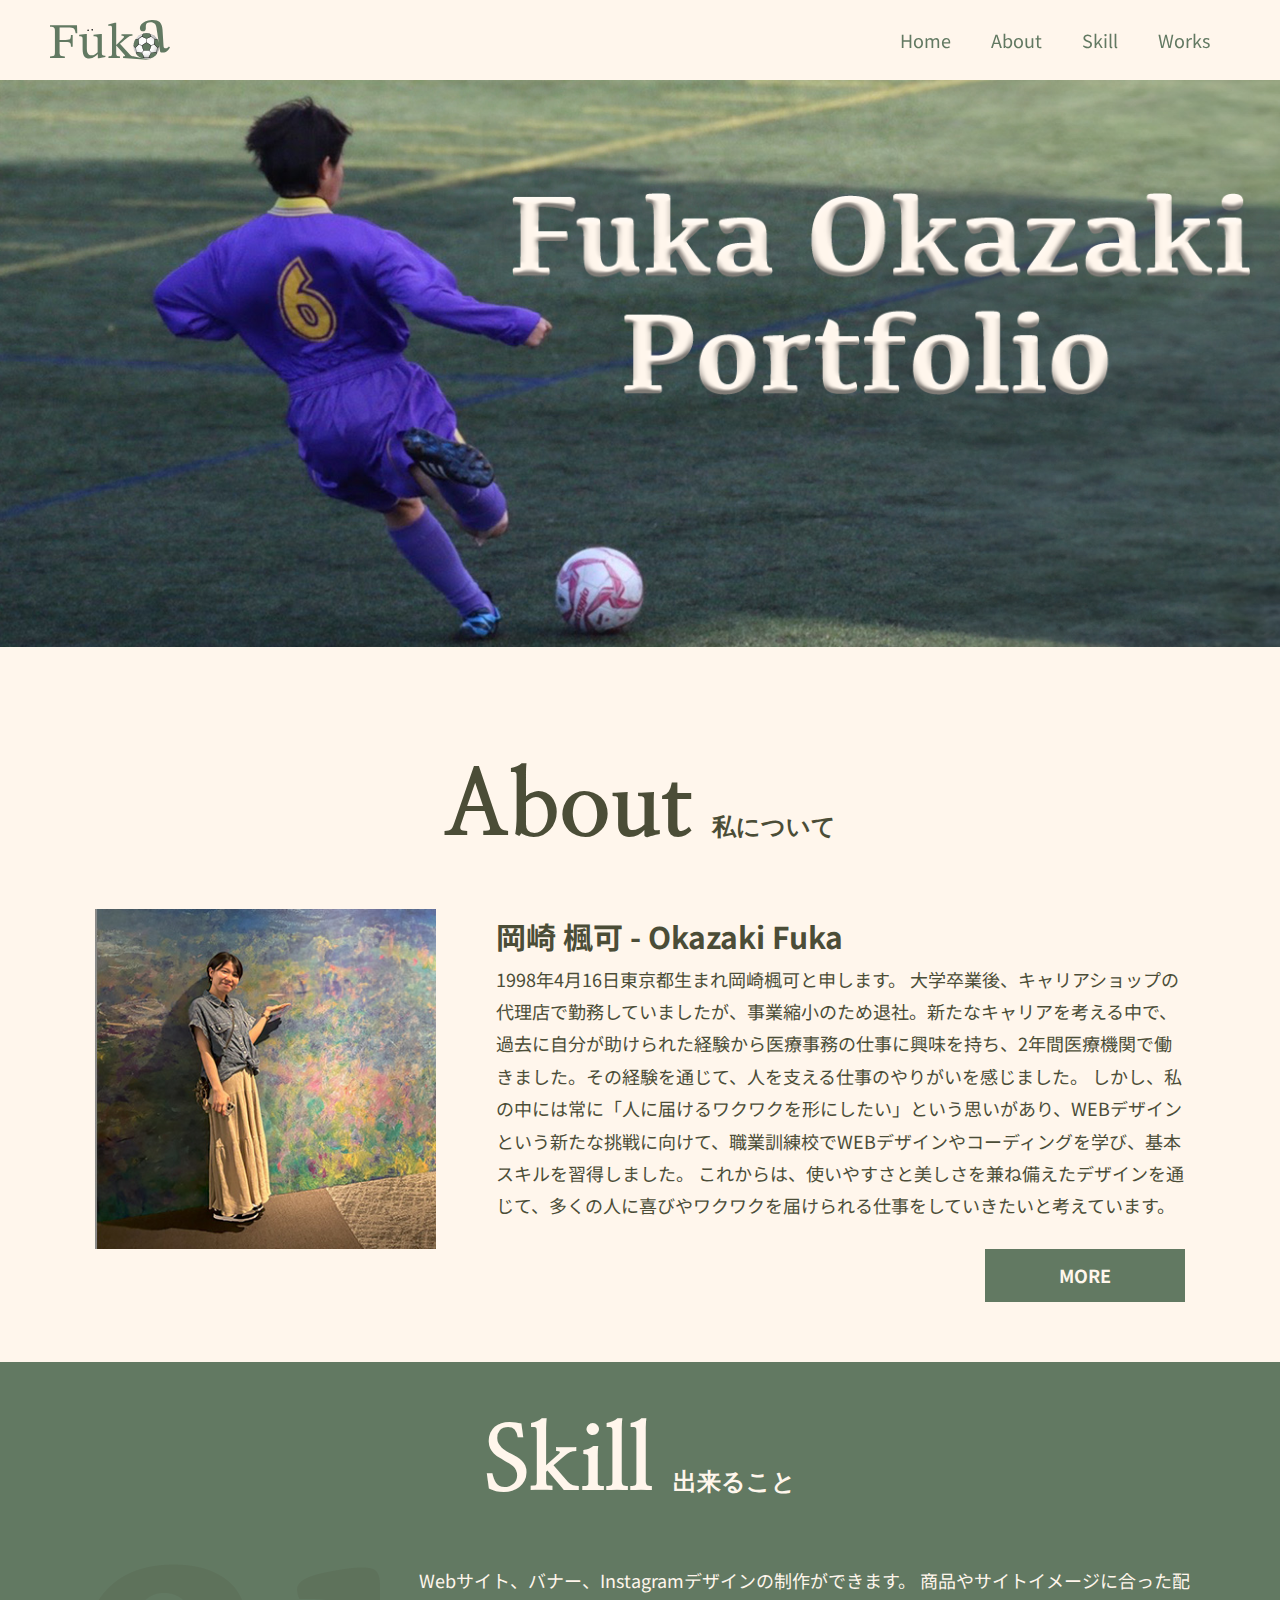
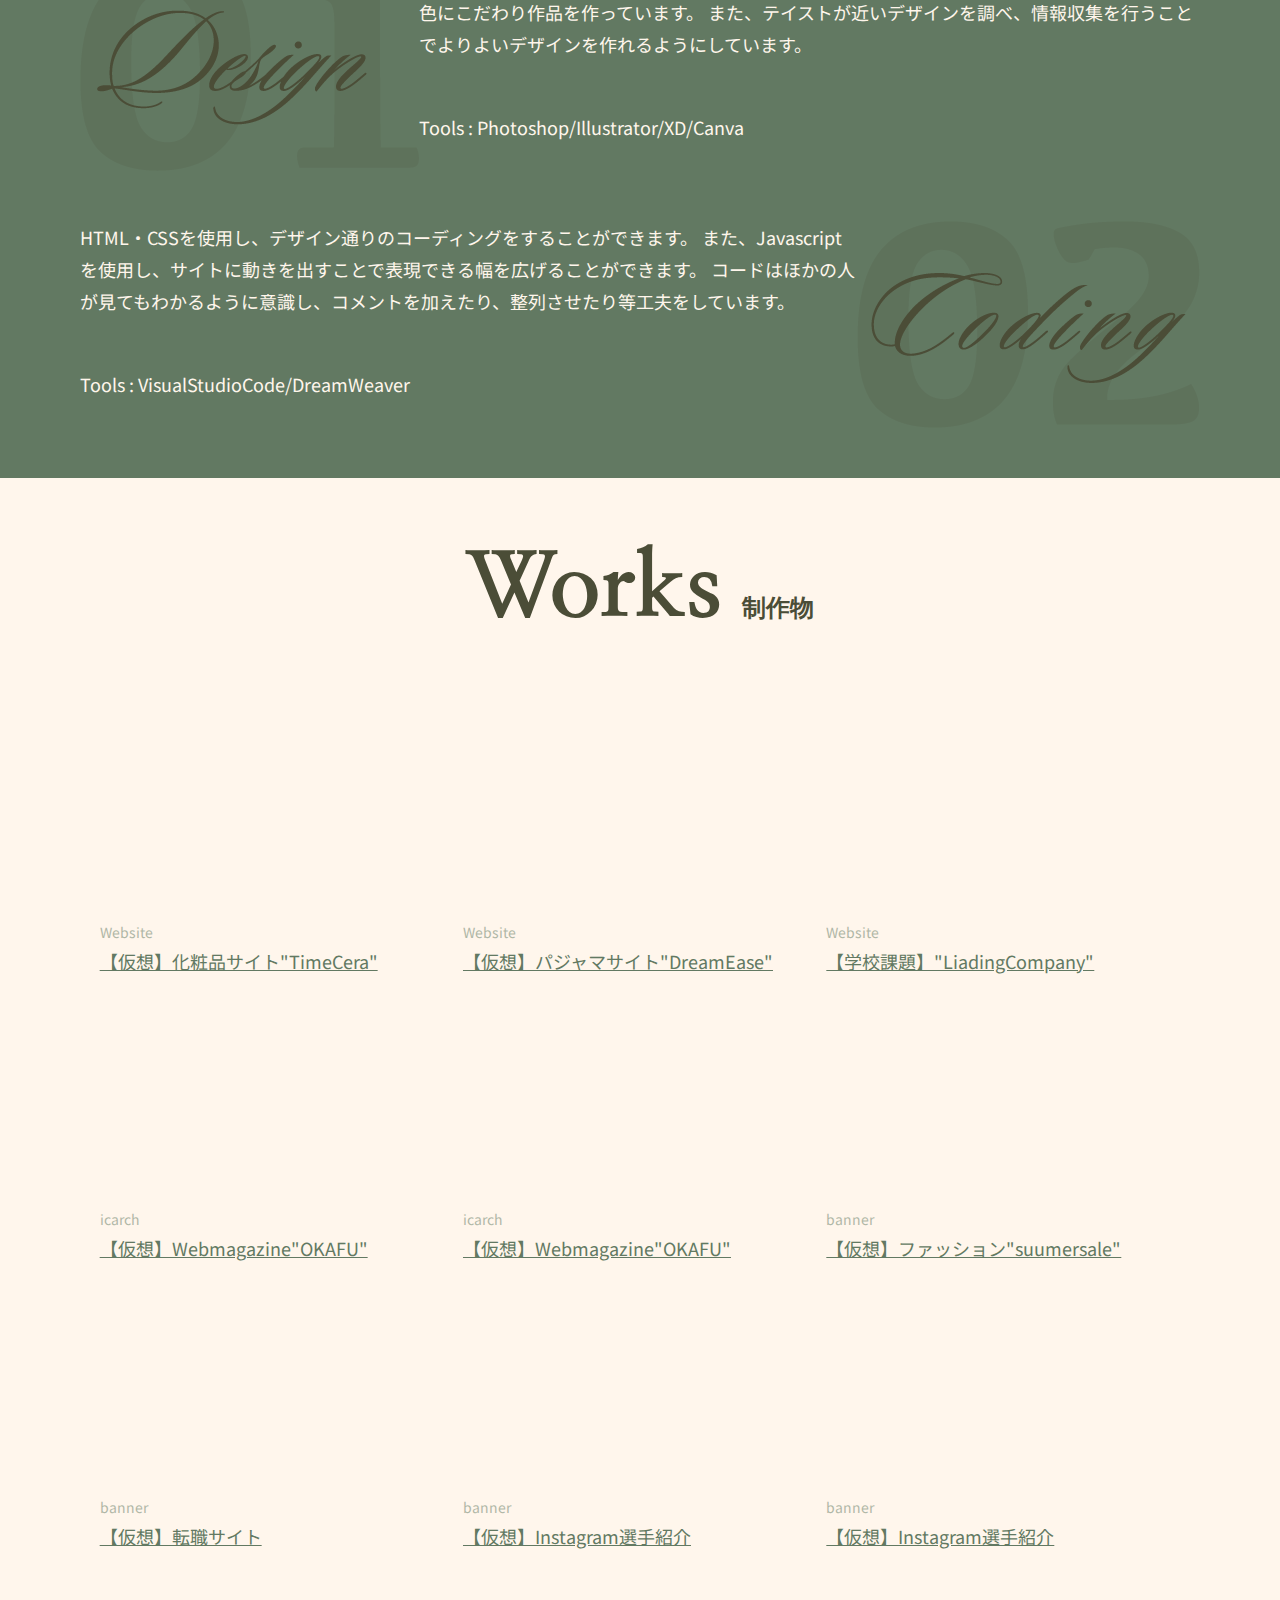
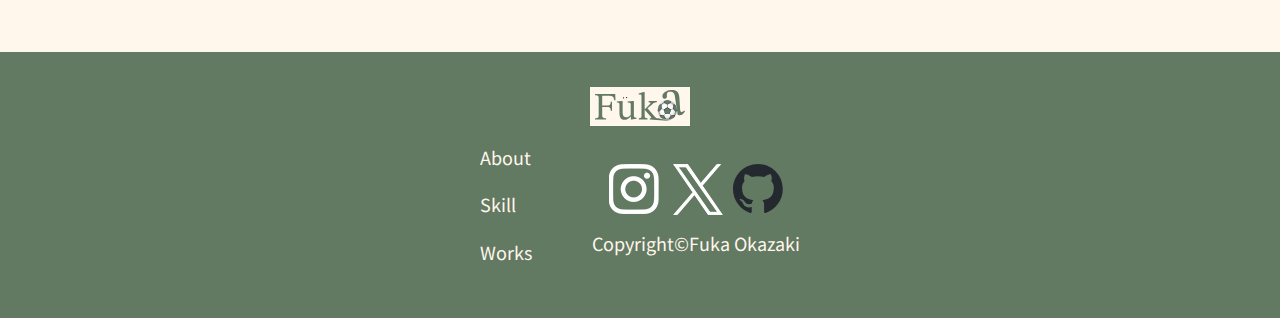
<file: html/index.html>
<!doctype html>
<html>
<head>
<meta charset="UTF-8">
<meta name="viewport" content="width=device-width, initial-scale=1">
<meta name="description" content="現在WEBデザインの職業訓練校に通う岡崎楓可のポートフォリオサイトです。">
<title>ポートフォリオ</title>
<link href="../css/style.css" rel="stylesheet" type="text/css">
    
<!-- フォント -->
<link rel="preconnect" href="https://fonts.googleapis.com">
<link rel="preconnect" href="https://fonts.gstatic.com" crossorigin>
<link href="https://fonts.googleapis.com/css2?family=Nanum+Myeongjo:wght@700;800&family=Playfair+Display:ital,wght@0,400..900;1,400..900&display=swap" rel="stylesheet">
<link href="https://fonts.googleapis.com/css2?family=Noto+Sans+JP:wght@100..900&display=swap" rel="stylesheet">
</head>
<body>
<header>
  <a href="index.html"><img class="logo" src="../img/logo.svg" width="120" height="50" alt="logo"/></a>
  <div class="nav-button">
    <span></span>
    <span></span>
    <span></span>
  </div>
    <nav>
        <ul>
            <li><a href="index.html">Home</a></li>
            <li><a href="index.html#sec1">About</a></li>
            <li><a href="index.html#sec2">Skill</a></li>
            <li><a href="index.html#sec3">Works</a></li>
        </ul>
    </nav>

     </header>
    <main>
         <div class="mv-image">
           <img class="mv" src="../img/main.jpg" width="1920" height="850" alt=""/>
      
      <h1 class="mv-catch inview"><img src="../img/mv.png" width="755" height="206" alt="FukaOkazaki
Portfolio"/></h1>
           </div>
     <section class="sec1" id="sec1">
    <h2>About<span class="text-small">私について</span></h2>
       <div class="inner">
         <div class="aboutimage">
      <img src="../img/about_image.jpg" width="350" height="350" alt="">
           </div>
       <div class="text">
         <p><strong>岡崎 楓可 - Okazaki Fuka</strong></p>
         <p>1998年4月16日東京都生まれ岡崎楓可と申します。
          大学卒業後、キャリアショップの代理店で勤務していましたが、事業縮小のため退社。新たなキャリアを考える中で、過去に自分が助けられた経験から医療事務の仕事に興味を持ち、2年間医療機関で働きました。その経験を通じて、人を支える仕事のやりがいを感じました。
          しかし、私の中には常に「人に届けるワクワクを形にしたい」という思いがあり、WEBデザインという新たな挑戦に向けて、職業訓練校でWEBデザインやコーディングを学び、基本スキルを習得しました。
          これからは、使いやすさと美しさを兼ね備えたデザインを通じて、多くの人に喜びやワクワクを届けられる仕事をしていきたいと考えています。</p>
         </div>
         </div>
          <a href="about.html" class="btn_27">MORE</a>
    </section>
        
        <section class="sec2" id="sec2">
        <h2>Skill<span class="text-small">出来ること</span></h2>
            <div class="box">
        <img src="../img/skill_01.png" width="339" height="207" alt="01
Design"/> 
               <div calss="text">
                 <p class="textbefore">（01）Design</p>
        <p>Webサイト、バナー、Instagramデザインの制作ができます。
商品やサイトイメージに合った配色にこだわり作品を作っています。
また、テイストが近いデザインを調べ、情報収集を行うことでよりよいデザインを作れるようにしています。</p>
            <p class="tools">Tools : Photoshop/Illustrator/XD/Canva</p>
                 </div>
                </div>
            <div class="box">
        <img src="../img/skill_02.png" width="343" height="207" alt="02
Coding"/> 
        <div calss="text">
          <p class="textbefore">（02）Coding</p>
        <p>HTML・CSSを使用し、デザイン通りのコーディングをすることができます。
          また、Javascriptを使用し、サイトに動きを出すことで表現できる幅を広げることができます。
          コードはほかの人が見てもわかるように意識し、コメントを加えたり、整列させたり等工夫をしています。
          
        </p>
            <p class="tools">Tools : VisualStudioCode/DreamWeaver</p>
          </div>
                </div>
        </section>
        
        <section class="sec3" id="sec3">
        <h2>Works<span class="text-small">制作物</span></h2>
            <div class="box-area">
            <div class="box">
              <a href="works1.html">
                <img class="inview" src="../img/works1.png" width="354" height="200">
            <P class="works-list">Website</P>
            <p class="url">【仮想】化粧品サイト"TimeCera"</p>
          </a>
              </div>
             <div class="box">
              <a href="works2.html">
            <img class="inview" src="../img/works2.png" width="354" height="200">
            <P class="works-list">Website</P>
            <p class="url">【仮想】パジャマサイト"DreamEase"</p>
          </a>
               </div>
             <div class="box">
            <a href="works3.html">
            <img class="inview" src="../img/works3.png" width="354" height="200">
            <P class="works-list">Website</P>
            <p class="url">【学校課題】"LiadingCompany"</p>
            </a>
               </div>
             <div class="box">
              <a href="works4.html">
            <img class="inview" src="../img/works4.png" width="354" height="200">
            <P class="works-list">icarch</P>
            <p class="url">【仮想】Webmagazine"OKAFU"</p>
             </a>
               </div>
             <div class="box">
              <a href="works5.html">
              <img class="inview" src="../img/works5.png" width="354" height="200">
            <P class="works-list">icarch</P>
            <p class="url">【仮想】Webmagazine"OKAFU"</p>
              </a>
              </div>
             <div class="box">
              <a href="works6.html">
              <img class="inview" src="../img/works6.png" width="354" height="200">
            <P class="works-list">banner</P>
            <p class="url">【仮想】ファッション"suumersale"</p>
              </a>
              </div>
             <div class="box">
              <a href="works7.html">
              <img class="inview" src="../img/works7.png" width="354" height="200">
            <P class="works-list">banner</P>
            <p class="url">【仮想】転職サイト</p>
              </a>
               </div>
             <div class="box">
              <a href="works8.html">
            <img class="inview" src="../img/works8.png" width="354" height="200">
            <P class="works-list">banner</P>
            <p class="url">【仮想】Instagram選手紹介</p>
          </a>
               </div>
           <div class="box">
              <a href="works9.html">
            <img class="inview" src="../img/works9.png" width="354" height="200">
            <P class="works-list">banner</P>
            <p class="url">【仮想】Instagram選手紹介</p>
          </a>
            </div>
        </div>
            
        </section>
         </main>
        <footer>
          <div class="logo">
            <a href="index.html"><img src="../img/logo.svg" width="152" height="48" alt="logo"/></a> 
          </div>
          <div class="box-area">
        <ul>
            <li><a href="index.html#sec1">About</a></li>
            <li><a href="index.html#sec2">Skill</a></li>
            <li><a href="index.html#sec3">Works</a></li>
        </ul>
          <div class="box">
             <p><a href="https://www.instagram.com/fu40_design" target="_blank"><img src="../img/Instagram_logo.png" width="50" height="50" alt=""/></a> <a href="https://twitter.com/fu40_design" target="_blank"><img src="../img/x_logo.png" width="50" height="51" alt=""/></a><a href="https://github.com/fukaokazaki0416" target="_blank"><img src="../img/github-mark.svg" width="50" height="auto"></a></p>
            <p>Copyright&copy;Fuka Okazaki</p>
            </div>
            </div>
        </footer>
        <script type="text/javascript" src="../js/jquery-3.7.1.min.js"></script>
        <script type="text/javascript" src="../js/jquery.inview.min.js"></script>

        <script>
          $(function(){
            //インビュー
            $(".inview").on("inview",function(){
             $(this).addClass("fade-in");
          });

            //.nav-buttonをクッリクしたときの設定
            $(".nav-button").on("click",function(){
              $("body").toggleClass("menu-open");
            });

            $(document).on("click",".menu-open nav a",function(){
              $(".nav-button").trigger("click");
            });
          });
        </script>
</body>
</html>
</file>
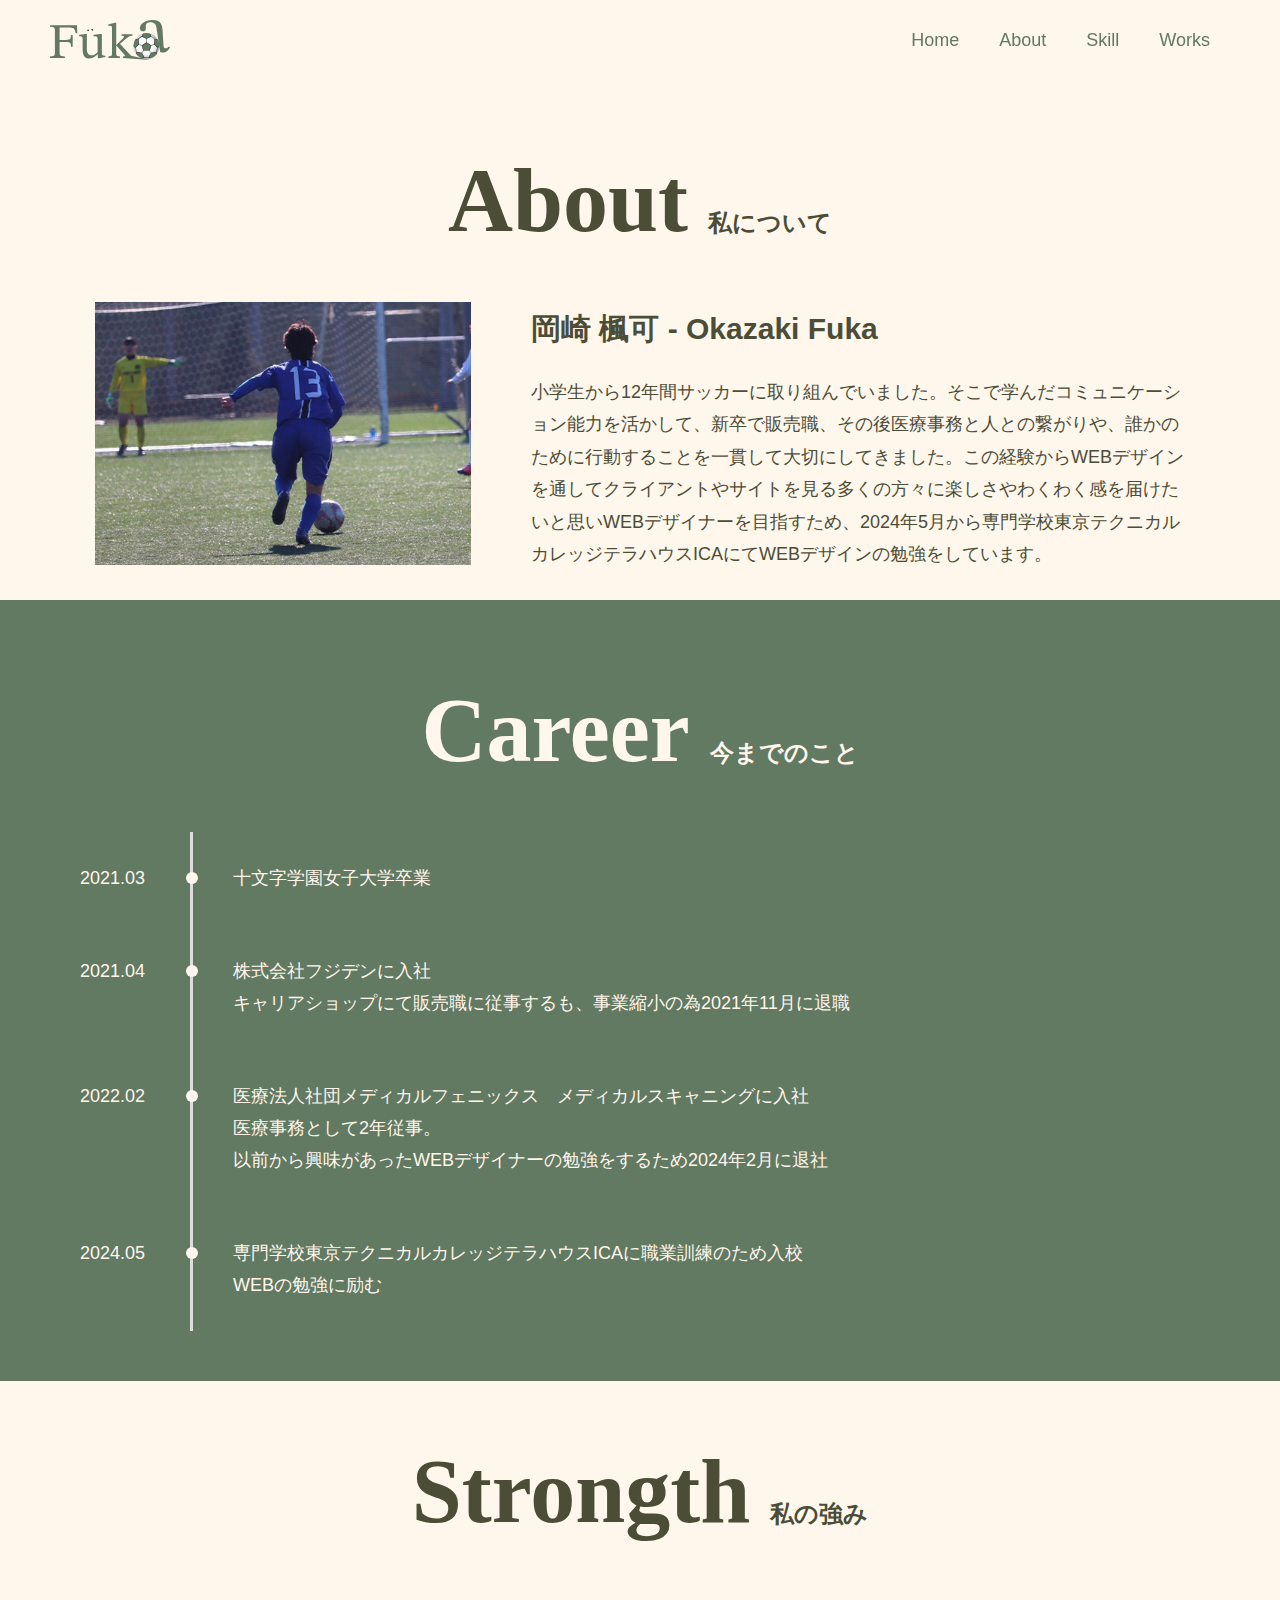
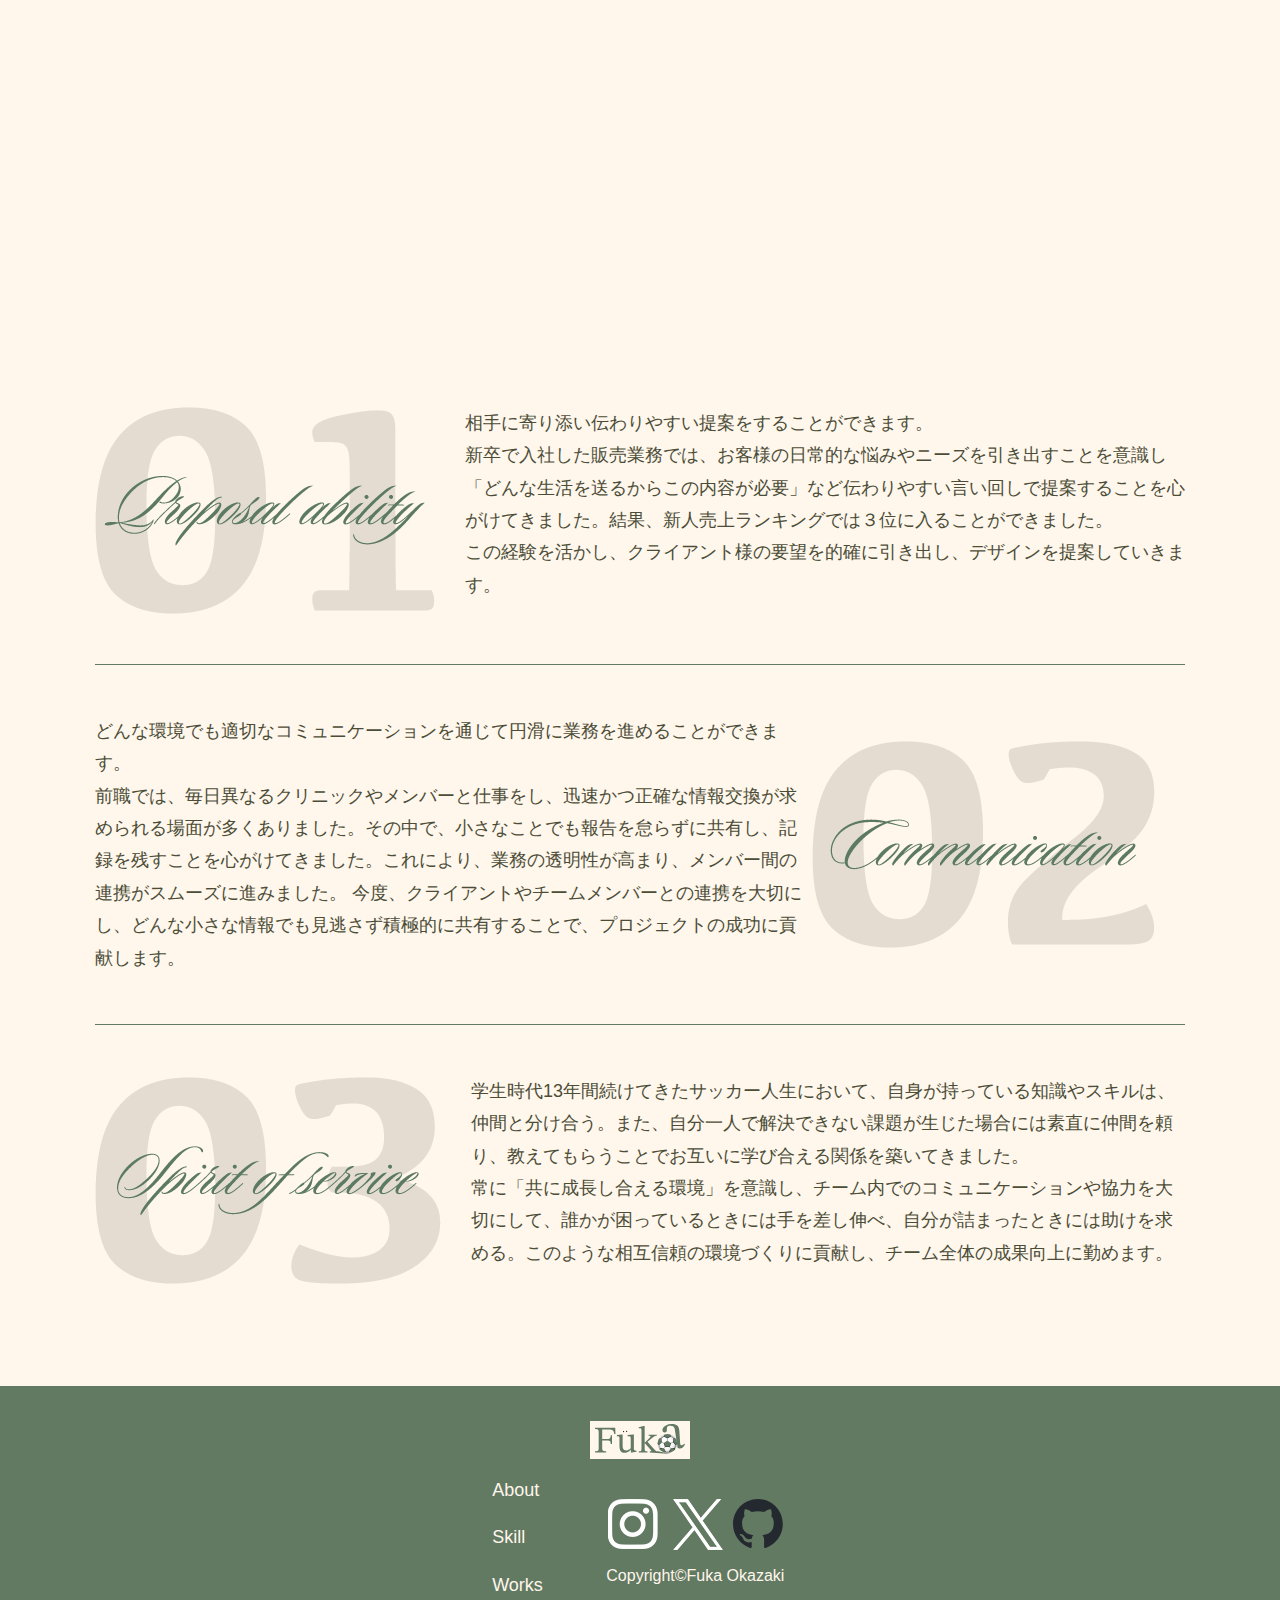
<file: html/about.html>
<!doctype html>
<html>
<head>
<meta charset="UTF-8">
<meta name="viewport" content="width=device-width, initial-scale=1">
<meta name="description" content="about.WEBデザインを通してクライアントやサイトを見る多くの方々に楽しさやわくわく感を届けたいと思いWEBデザイナーを目指すため、2024年5月から専門学校東京テクニカルカレッジテラハウスICAにてWEBデザインの勉強をしています。">
<title>ポートフォリオ</title>
<link href="../css/style.css" rel="stylesheet" type="text/css">
</head>
<body>
<header>
  <a href="index.html"><img src="../img/logo.svg" alt=""/></a>
    <div class="nav-button">
    <span></span>
        <span></span>
<span></span>
  </div>
  <nav>
        <ul>
            <li><a href="index.html">Home</a></li>
            <li><a href="index.html#sec1">About</a></li>
            <li><a href="index.html#sec2">Skill</a></li>
            <li><a href="index.html#sec3">Works</a></li>
        </ul>
    </nav>
     </header>
    
    <main>
       <section class="about">
           <h2>About<span class="text-small">私について</span></h2>
           <div class="box-area">
             <div class="aboutimage">
        <img src="../img/about_image2.jpg" alt="" width="500" height="350"/> 
               </div>
            <div class="text">
        <p><strong>岡崎 楓可 - Okazaki Fuka</strong></p>
        <p>小学生から12年間サッカーに取り組んでいました。そこで学んだコミュニケーション能力を活かして、新卒で販売職、その後医療事務と人との繋がりや、誰かのために行動することを一貫して大切にしてきました。この経験からWEBデザインを通してクライアントやサイトを見る多くの方々に楽しさやわくわく感を届けたいと思いWEBデザイナーを目指すため、2024年5月から専門学校東京テクニカルカレッジテラハウスICAにてWEBデザインの勉強をしています。</p>
               </div>
           </div>
</section>
          <section class="career">
        <h2>Career<span class="text-small">今までのこと</span></h2>
        <ul class="timeline">
    <li>
      <p class="timeline-date">2021.03</p>
      <div class="timeline-content">
        <p>
          十文字学園女子大学卒業
        </p>
      </div>
    </li>
    <li>
      <p class="timeline-date">2021.04</p>
      <div class="timeline-content">
        <p>
          株式会社フジデンに入社<br>キャリアショップにて販売職に従事するも、事業縮小の為2021年11月に退職
        </p>
      </div>
    </li>
    <li>
      <p class="timeline-date">2022.02</p>
      <div class="timeline-content">
        <p>
          医療法人社団メディカルフェニックス　メディカルスキャニングに入社<br>医療事務として2年従事。<br>以前から興味があったWEBデザイナーの勉強をするため2024年2月に退社
        </p>
      </div>
    </li>
    <li>
      <p class="timeline-date">2024.05</p>
      <div class="timeline-content">
        <p>
          専門学校東京テクニカルカレッジテラハウスICAに職業訓練のため入校<br>WEBの勉強に励む　
        </p>
      </div>
    </li>
  </ul>
        </section>
        
        <section class="strongth">
        <h2>Strongth<span class="text-small">私の強み</span></h2> 
          <div class="img-area">
           <div class="strongth-img">
           <img class="inview in1" src="../img/proposal.png" alt="Proposal ability　提案力"/>
          </div>
          <div class="strongth-img">
            <img class="inview in2" src="../img/communication.png" alt="communication　コミュニケーション"/>
          </div>
          <div class="strongth-img">
            <img class="inview in3" src="../img/spirit.png" alt="Spirit of service　奉仕の精神"/>
          </div>
            </div>
<div class="box-area">
    <div class="box">
              <img src="../img/strongth01.png" alt="01 Proposal ability"/>
                <div class="text">
                  <p class="textbefore">（01）Proposal ability　提案力</p>
                <p>相手に寄り添い伝わりやすい提案をすることができます。<br>
                    新卒で入社した販売業務では、お客様の日常的な悩みやニーズを引き出すことを意識し「どんな生活を送るからこの内容が必要」など伝わりやすい言い回しで提案することを心がけてきました。結果、新人売上ランキングでは３位に入ることができました。<br>
                    この経験を活かし、クライアント様の要望を的確に引き出し、デザインを提案していきます。　</p>
              </div>
    </div>
                <div class="box">
                <img src="../img/strongth02.png" alt="02 Communication"/> 
                    <div class="text">
                      <p class="textbefore">（02）Communication　コミュニケーション</p>
                    <p>どんな環境でも適切なコミュニケーションを通じて円滑に業務を進めることができます。<br>
                        前職では、毎日異なるクリニックやメンバーと仕事をし、迅速かつ正確な情報交換が求められる場面が多くありました。その中で、小さなことでも報告を怠らずに共有し、記録を残すことを心がけてきました。これにより、業務の透明性が高まり、メンバー間の連携がスムーズに進みました。
                        今度、クライアントやチームメンバーとの連携を大切にし、どんな小さな情報でも見逃さず積極的に共有することで、プロジェクトの成功に貢献します。</p>
                </div>
                </div>
                <div class="box">
                <img src="../img/strongth03.png" alt="Spirit of service 奉仕の精神"/> 
                    <div class="text">
                      <p class="textbefore">（02）Spirit of service 奉仕の精神</p>
                <p>学生時代13年間続けてきたサッカー人生において、自身が持っている知識やスキルは、仲間と分け合う。また、自分一人で解決できない課題が生じた場合には素直に仲間を頼り、教えてもらうことでお互いに学び合える関係を築いてきました。<br>
                    常に「共に成長し合える環境」を意識し、チーム内でのコミュニケーションや協力を大切にして、誰かが困っているときには手を差し伸べ、自分が詰まったときには助けを求める。このような相互信頼の環境づくりに貢献し、チーム全体の成果向上に勤めます。</p>
                </div>
                </div>
</div>
        </section>
        </main>
    
        <footer>
          <div class="logo"> <a href="index.html"><img src="../img/logo.svg" width="152" height="48" alt=""/></a> 
          </div>
          <div class="box-area">
        <ul>
            <li><a href="index.html#sec1">About</a></li>
            <li><a href="index.html#sec2">Skill</a></li>
            <li><a href="index.html#sec3">Works</a></li>
        </ul>
          <div class="box">
             <p><a href="https://www.instagram.com/fu40_design" target="_blank"><img src="../img/Instagram_logo.png" width="50" height="50" alt=""/></a> <a href="https://twitter.com/fu40_design" target="_blank"><img src="../img/x_logo.png" width="50" height="51" alt=""/></a><a href="https://github.com/fukaokazaki0416" target="_blank"><img src="../img/github-mark.svg" width="50" height="auto"></a></p>
            <p class="copyright">Copyright&copy;Fuka Okazaki</p>
            </div>
          </div>
</footer>
    <script type="text/javascript" src="../js/jquery-3.7.1.min.js"></script>
    <script type="text/javascript" src="../js/jquery.inview.min.js"></script>

        <script>

          $(function(){
            //インビュー
            $(".inview").on("inview",function(){
             $(this).addClass("fade-in");
          });

            //.nav-buttonをクッリクしたときの設定

            $(".nav-button").on("click",function(){

              $("body").toggleClass("menu-open");

            });



            $(document).on("click",".menu-open nav a",function(){

              $(".nav-button").trigger("click");

            });

          });

        </script>
</body>
</html>
</file>
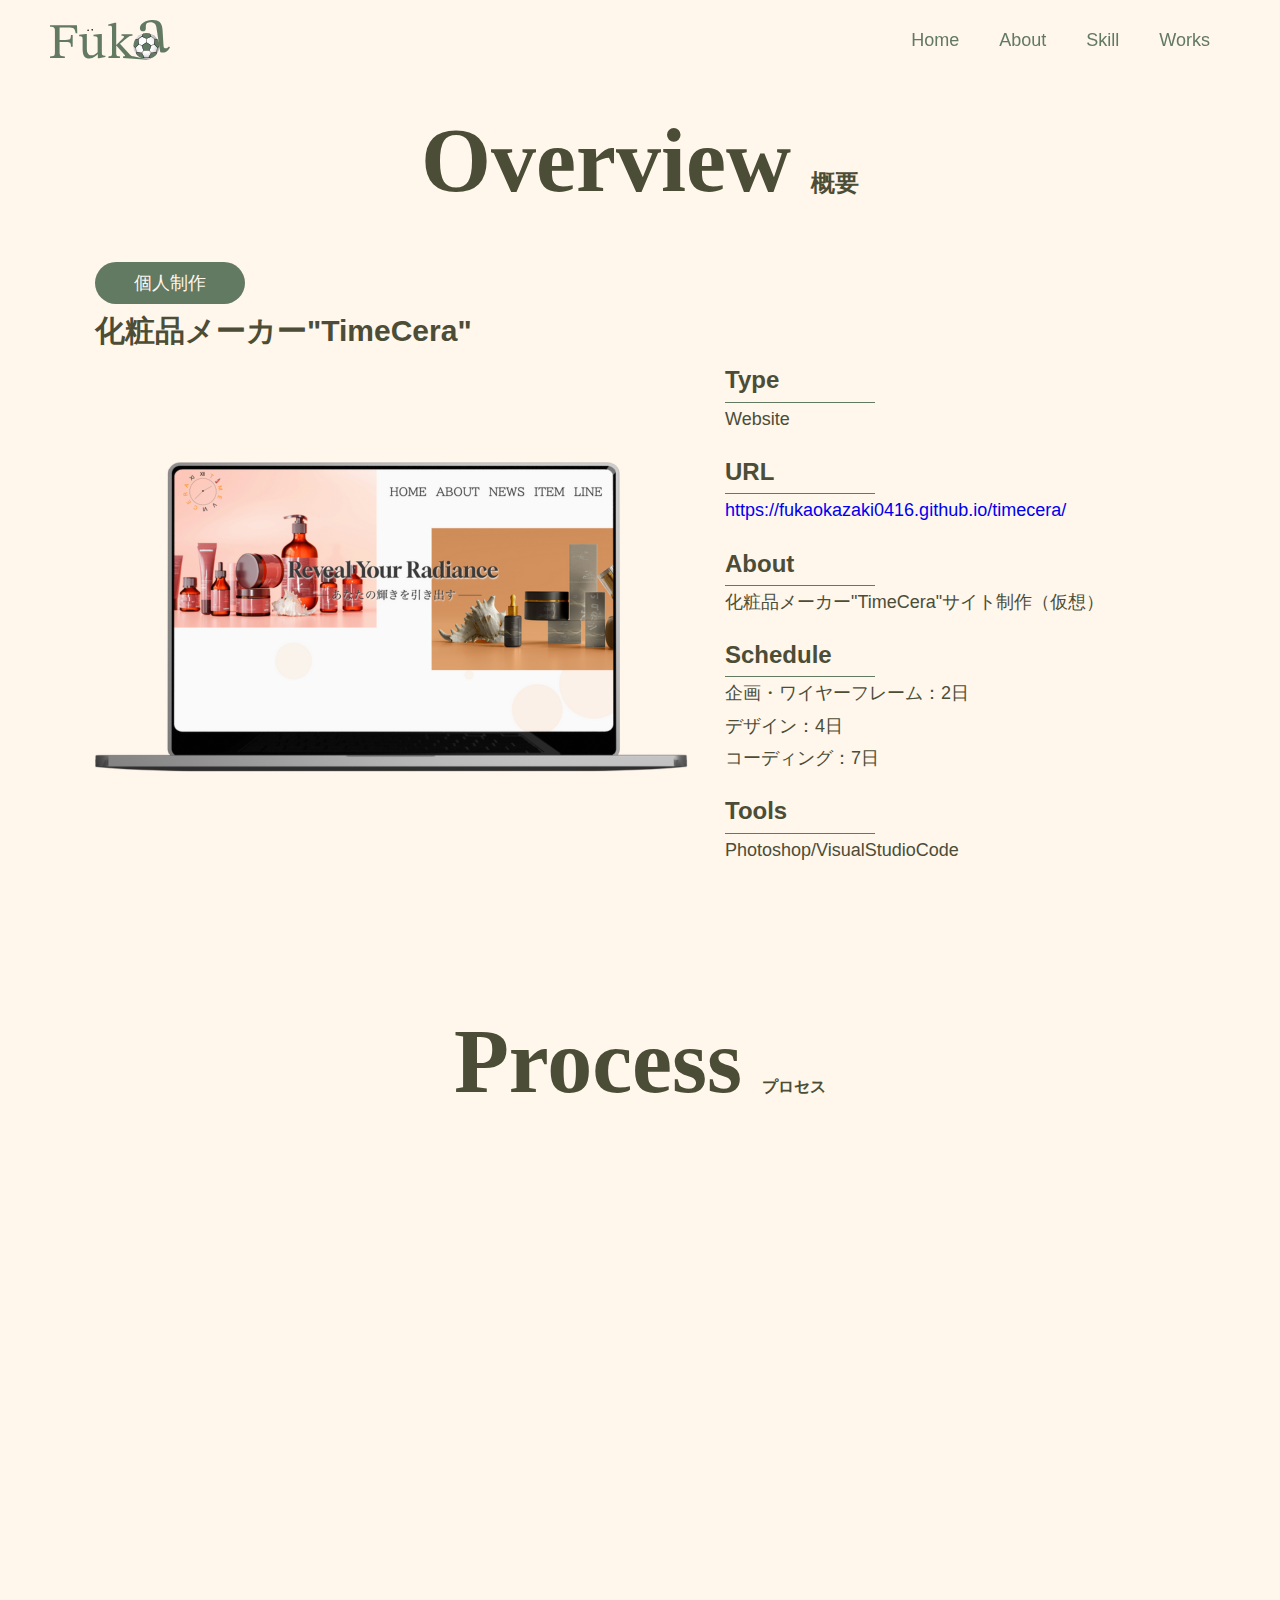
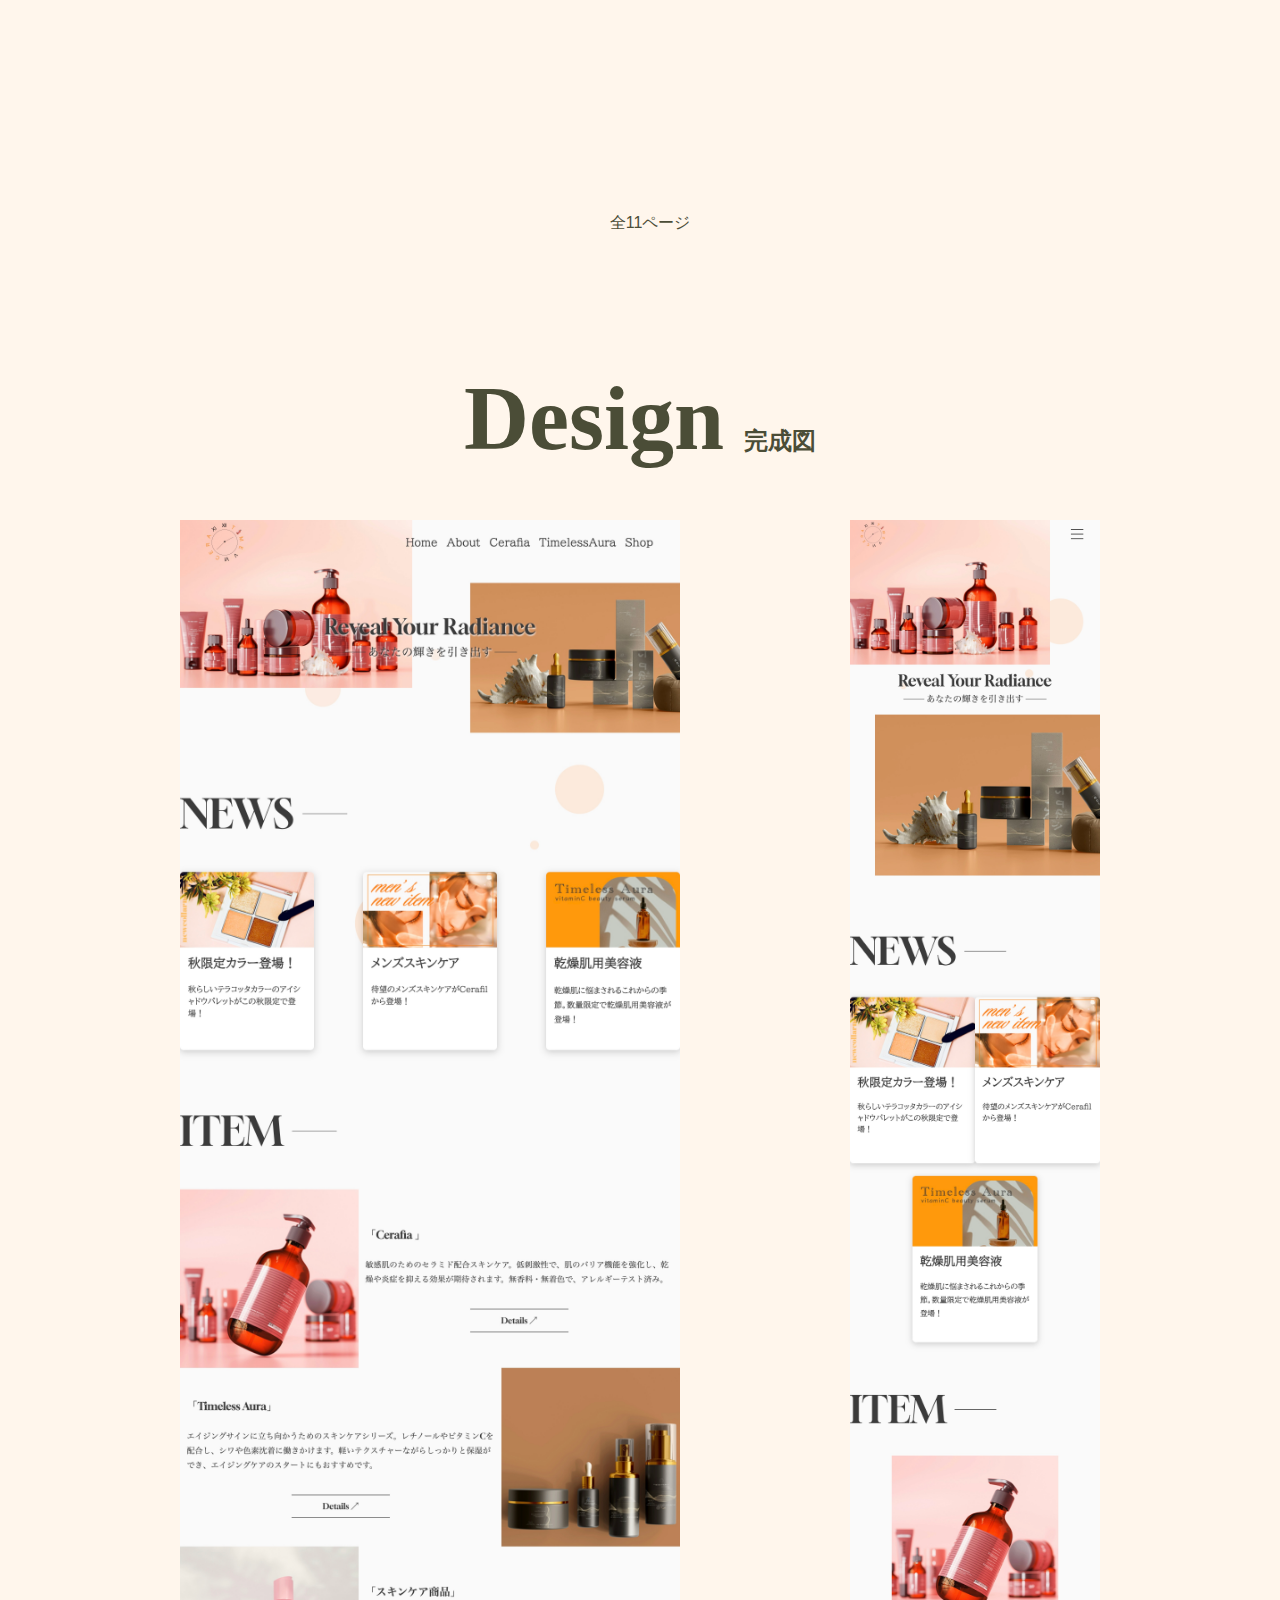
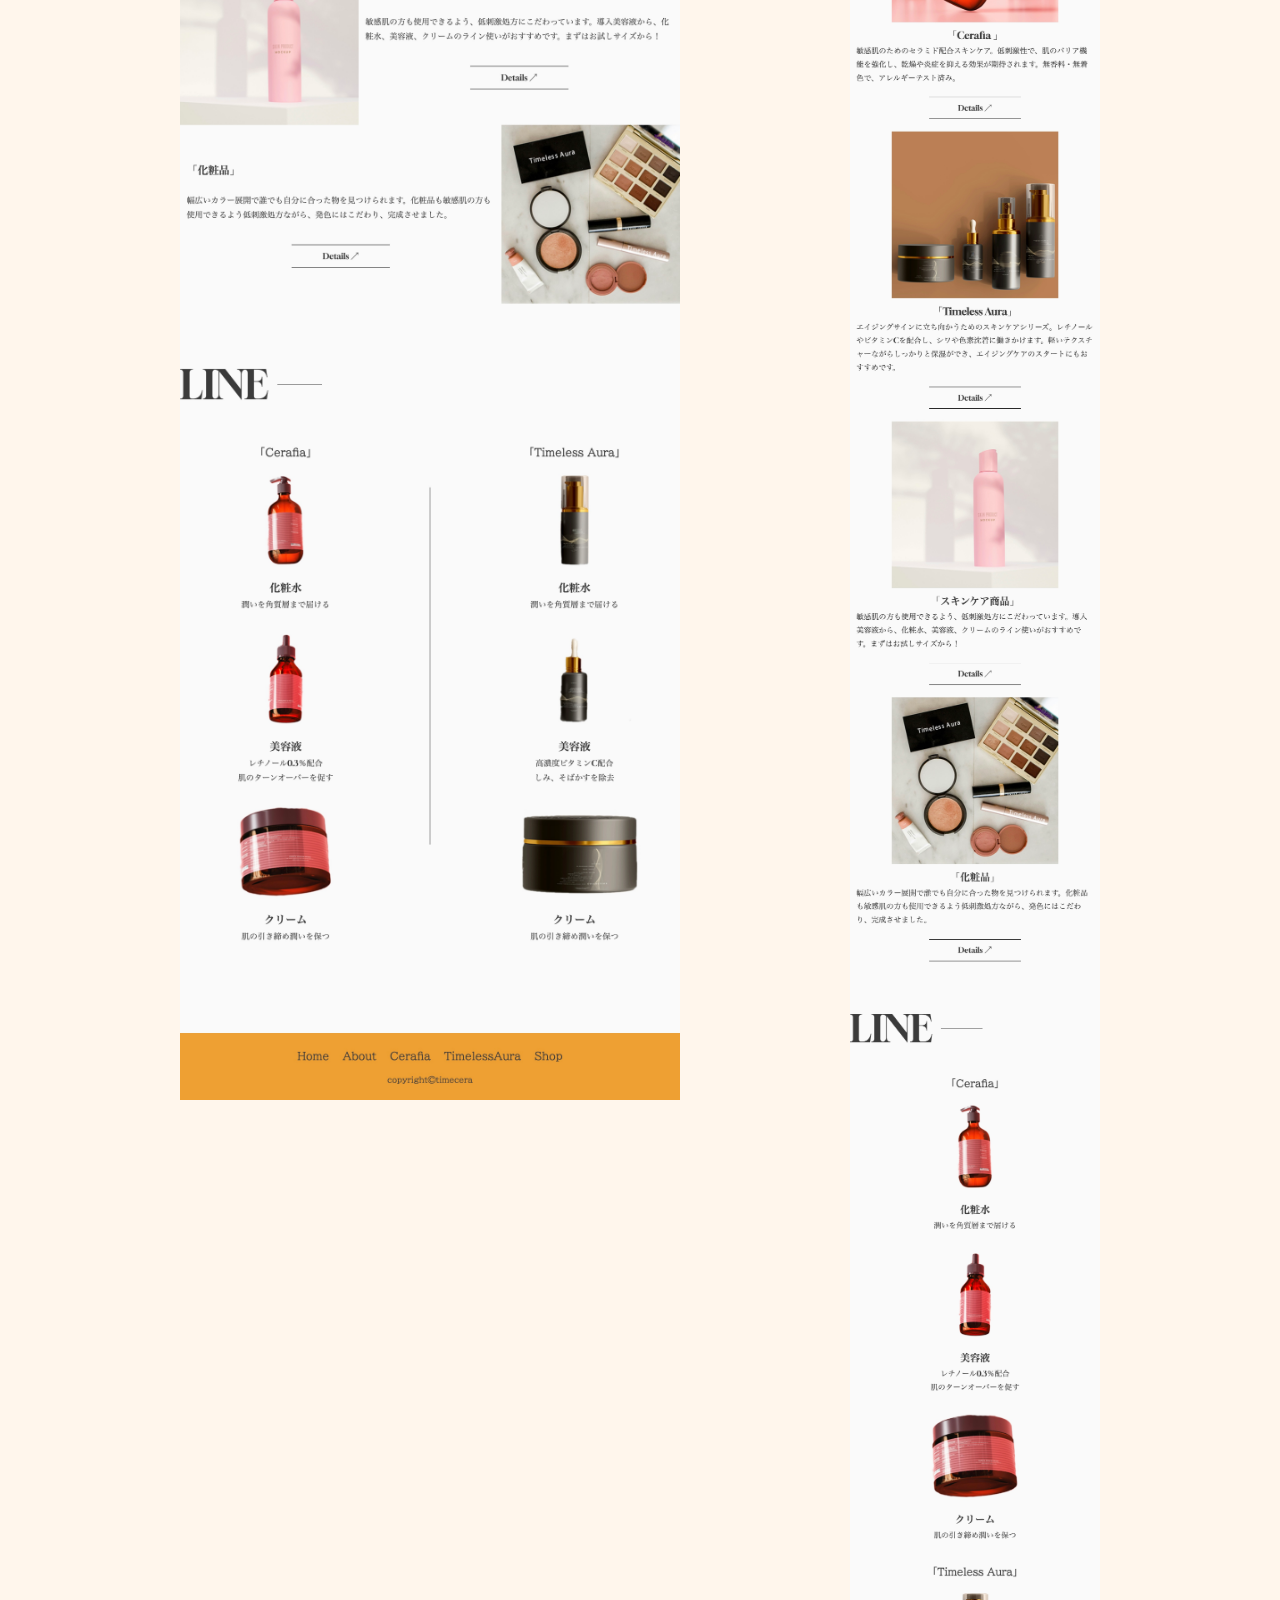
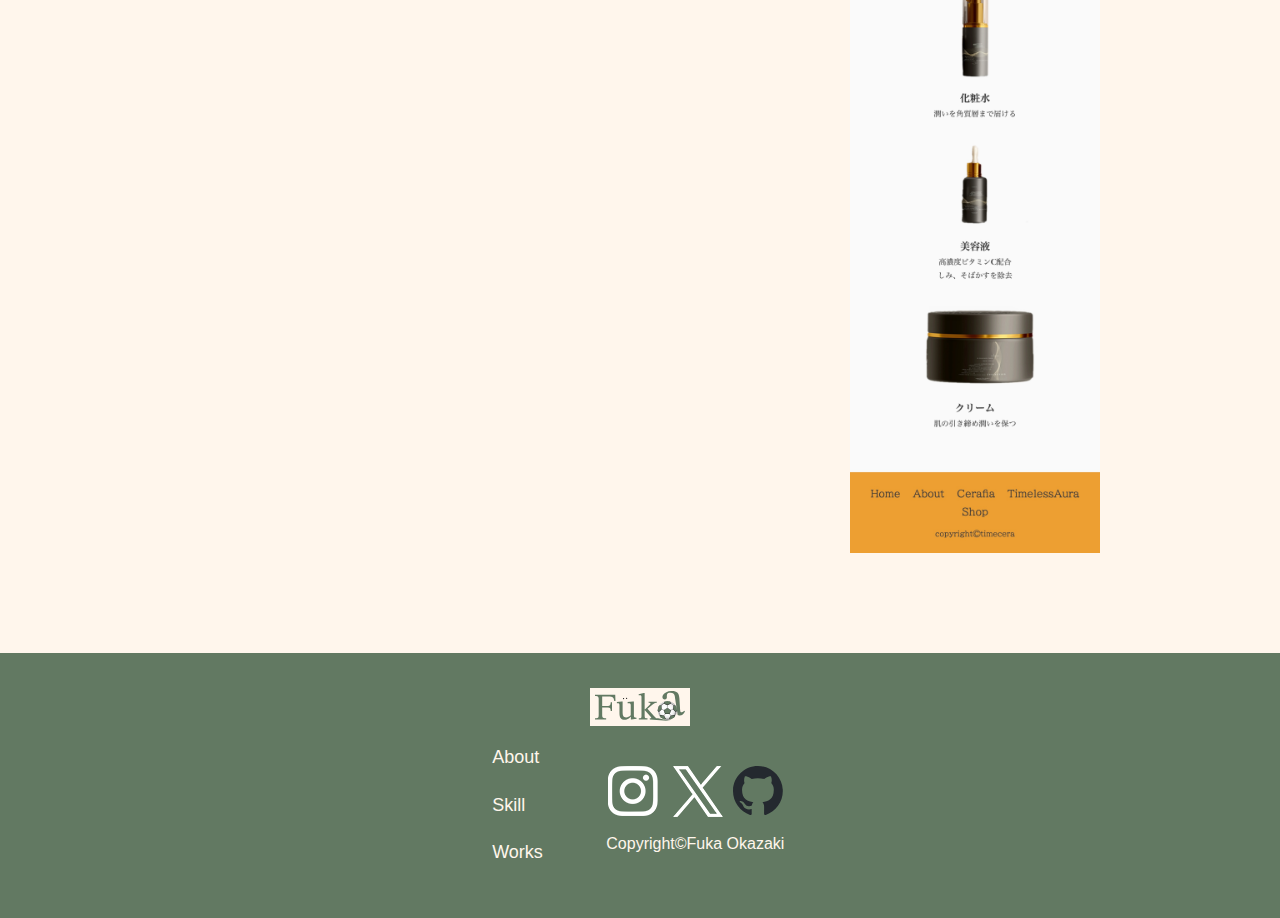
<file: html/works1.html>
<!doctype html>
<html>
<head>
<meta charset="UTF-8">
<meta name="viewport" content="width=device-width, initial-scale=1">
<meta name="description" content="個人制作。化粧品メーカーTimeCeraの概要説明ページです。">

<title>ポートフォリオ</title>
<link href="../css/style.css" rel="stylesheet" type="text/css">
<link href="../css/works.css" rel="stylesheet" type="text/css">
</head>
<body>
<header>
  <a href="index.html"><img src="../img/logo.svg" alt=""/></a>
    <div class="nav-button">
    <span></span>
        <span></span>
<span></span>
  </div>
  <nav>
        <ul>
            <li><a href="index.html">Home</a></li>
            <li><a href="index.html#sec1">About</a></li>
            <li><a href="index.html#sec2">Skill</a></li>
            <li><a href="index.html#sec3">Works</a></li>
        </ul>
    </nav>
     </header>
    
    <main>
      <section class="works">
        <h2>Overview<span class="text-small">概要</span></h2>
        <div class="box">
        <p class="independent">個人制作</p>
      <h3>化粧品メーカー"TimeCera"</h3>
    </div>
      <div class="box-area">
        <img src="../img/works-cosmetics.png" width="600" height="450" alt=""/>
        <div class="text">
        <dl>
          <dt>Type</dt>
          <dd>Website</dd>
          <dt>URL</dt>
          <dd><a href="https://fukaokazaki0416.github.io/timecera/html" target="_blank" rel=”noopener noreferrer”>https://fukaokazaki0416.github.io/timecera/</a></dd>
          <dt>About</dt>
          <dd>化粧品メーカー"TimeCera"サイト制作（仮想）</dd>
          <dt>Schedule</dt>
          <dd>企画・ワイヤーフレーム：2日<br>
              デザイン：4日<br>
              コーディング：7日</dd>
          <dt>Tools</dt>
          <dd>Photoshop/VisualStudioCode</dd>
        </dl>
      </div>
    </div>
      </section>
      <section class="process">
        <h2>Process<span class="text-small">プロセス</span></h2>
        <p class="googleslide"><iframe src="https://docs.google.com/presentation/d/192PLy3rnNqaaDMJsUn-TW5ZGfJaRMDMY0tkc8TtC2W8/embed?start=false&loop=false&delayms=5000" frameborder="0" width="960" height="569" allowfullscreen="true" mozallowfullscreen="true" webkitallowfullscreen="true"></iframe></p>
        <p class="text-small">全11ページ</p>
      </section>
      <section class="design">
        <h2>Design<span class="text-small">完成図</span></h2>
        <div class="box-area">
          <img src="../img/cosmetics-furu.jpg" width="500px" height="auto"/>
          <img src="../img/cosmetics-responsive.jpg" width="250px" height="auto"/>
        </div>
      </section>
        </main>
    
        <footer>
          <div class="logo"> <a href="index.html"><img src="../img/logo.svg" width="" height="" alt=""/></a> 
          </div>
          <div class="box-area">
        <ul>
            <li><a href="index.html#sec1">About</a></li>
            <li><a href="index.html#sec2">Skill</a></li>
            <li><a href="index.html#sec3">Works</a></li>
        </ul>
          <div class="box">
             <p><a href="https://www.instagram.com/fu40_design" target="_blank"><img src="../img/Instagram_logo.png" width="50" height="50" alt=""/></a> <a href="https://twitter.com/fu40_design" target="_blank"><img src="../img/x_logo.png" width="50" height="51" alt=""/></a><a href="https://github.com/fukaokazaki0416" target="_blank"><img src="../img/github-mark.svg" width="50" height="auto"></a></p>
            <p class="copyright">Copyright&copy;Fuka Okazaki</p>
            </div>
          </div>
</footer>
    <script type="text/javascript" src="../js/jquery-3.7.1.min.js"></script>

        <script>

          $(function(){

            //.nav-buttonをクッリクしたときの設定

            $(".nav-button").on("click",function(){

              $("body").toggleClass("menu-open");

            });



            $(document).on("click",".menu-open nav a",function(){

              $(".nav-button").trigger("click");

            });

          });

        </script>
</body>
</html>
</file>
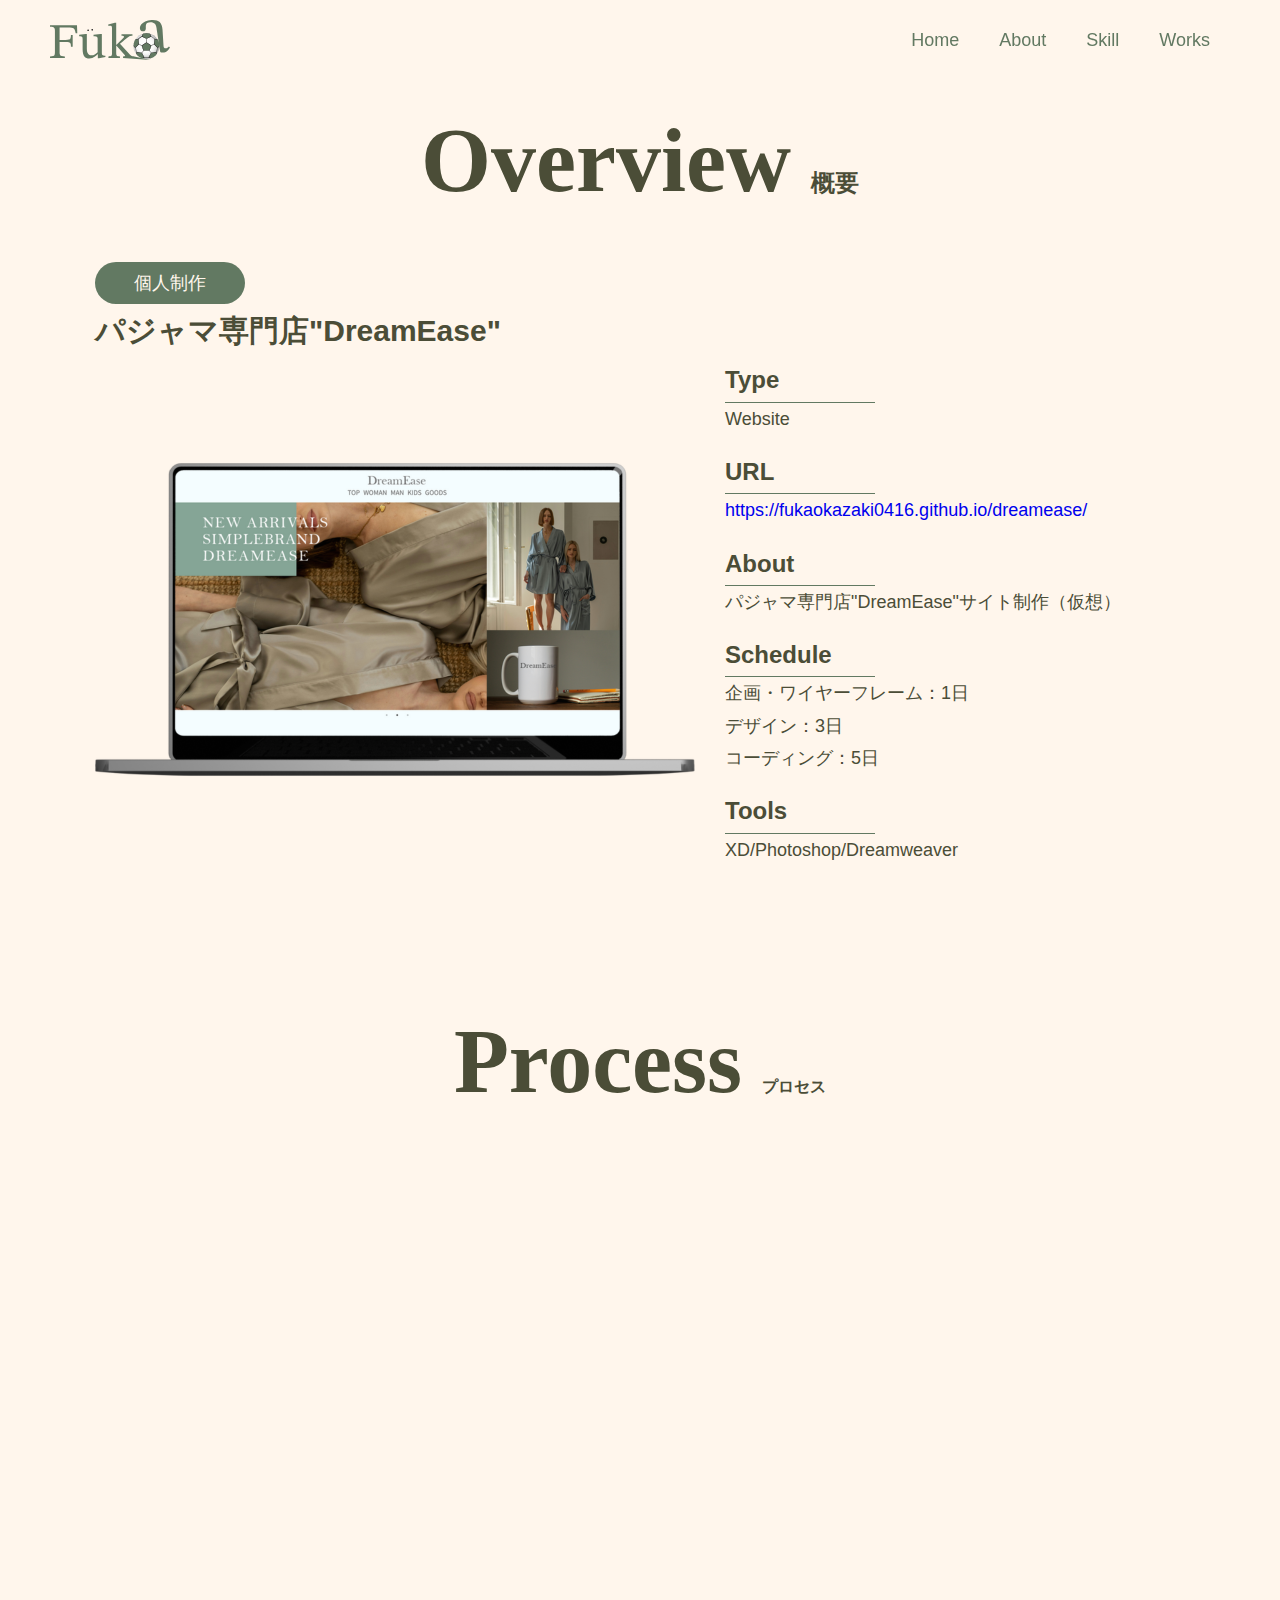
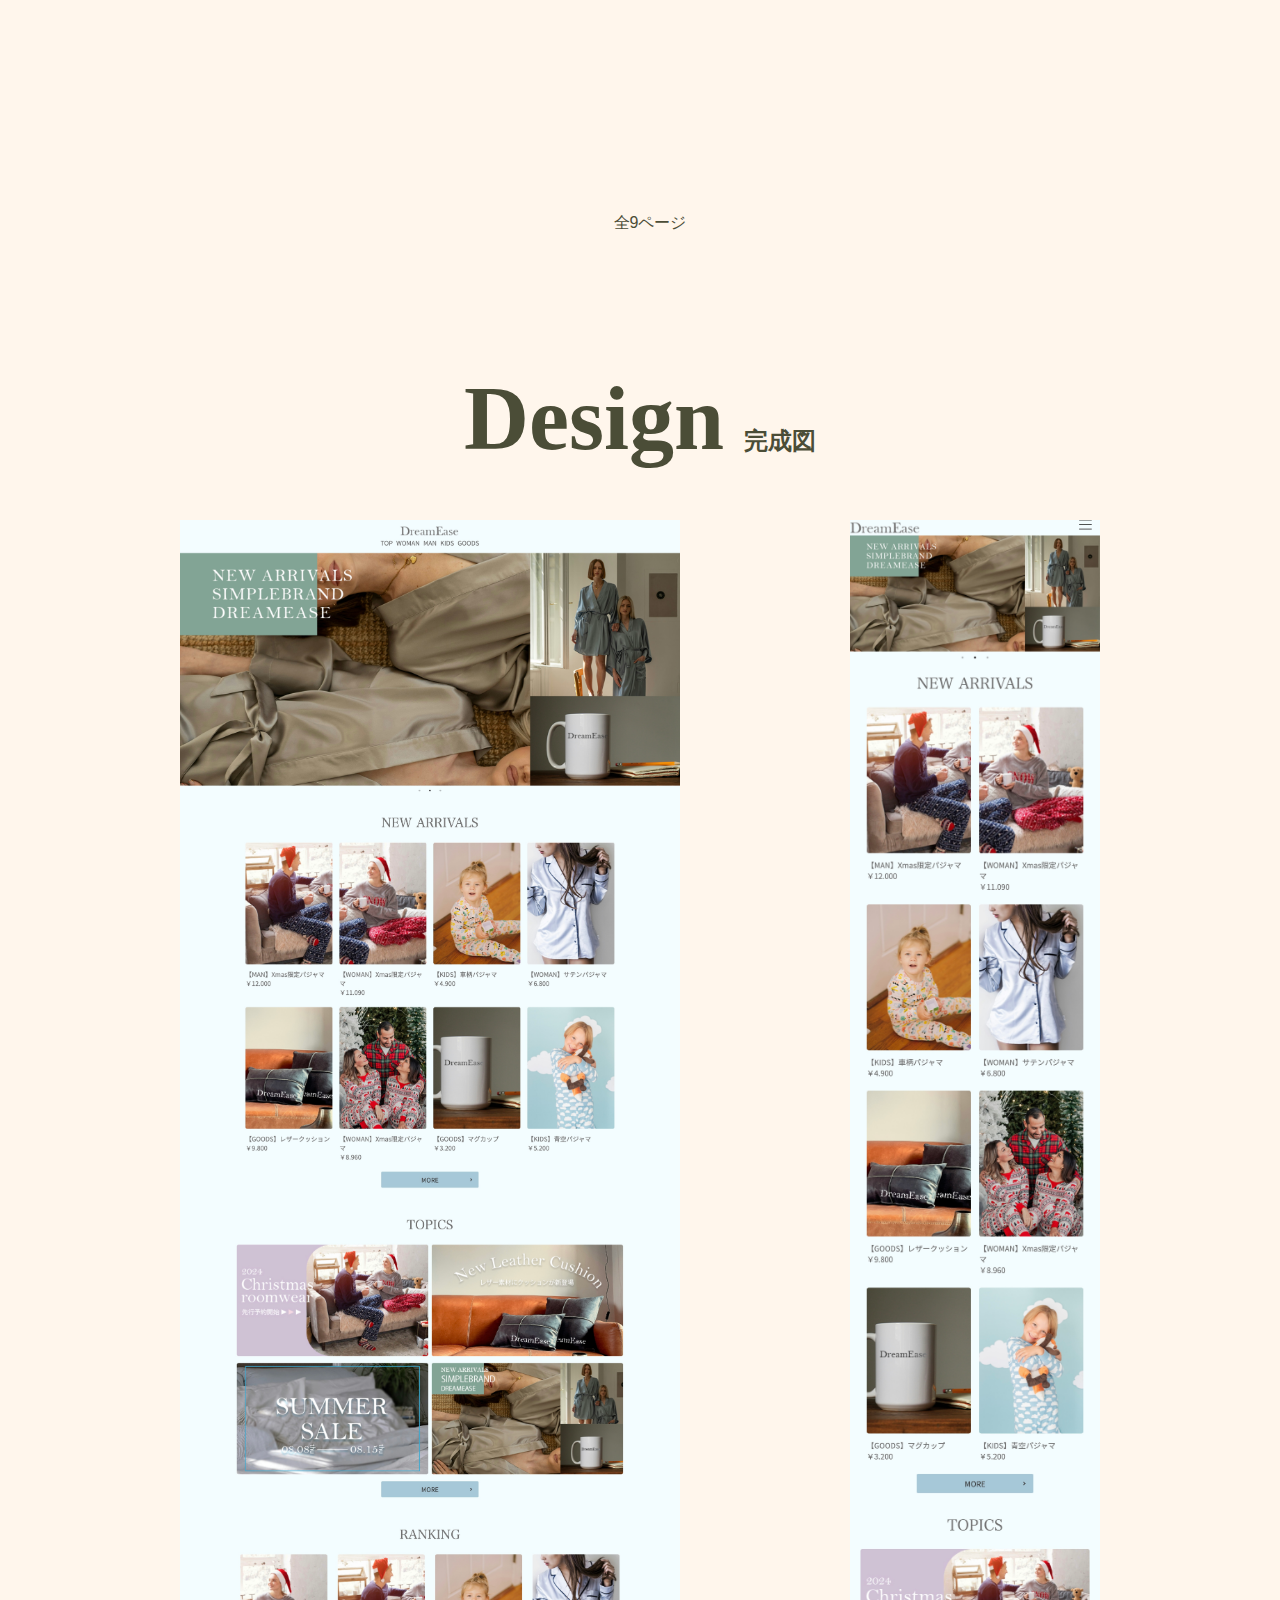
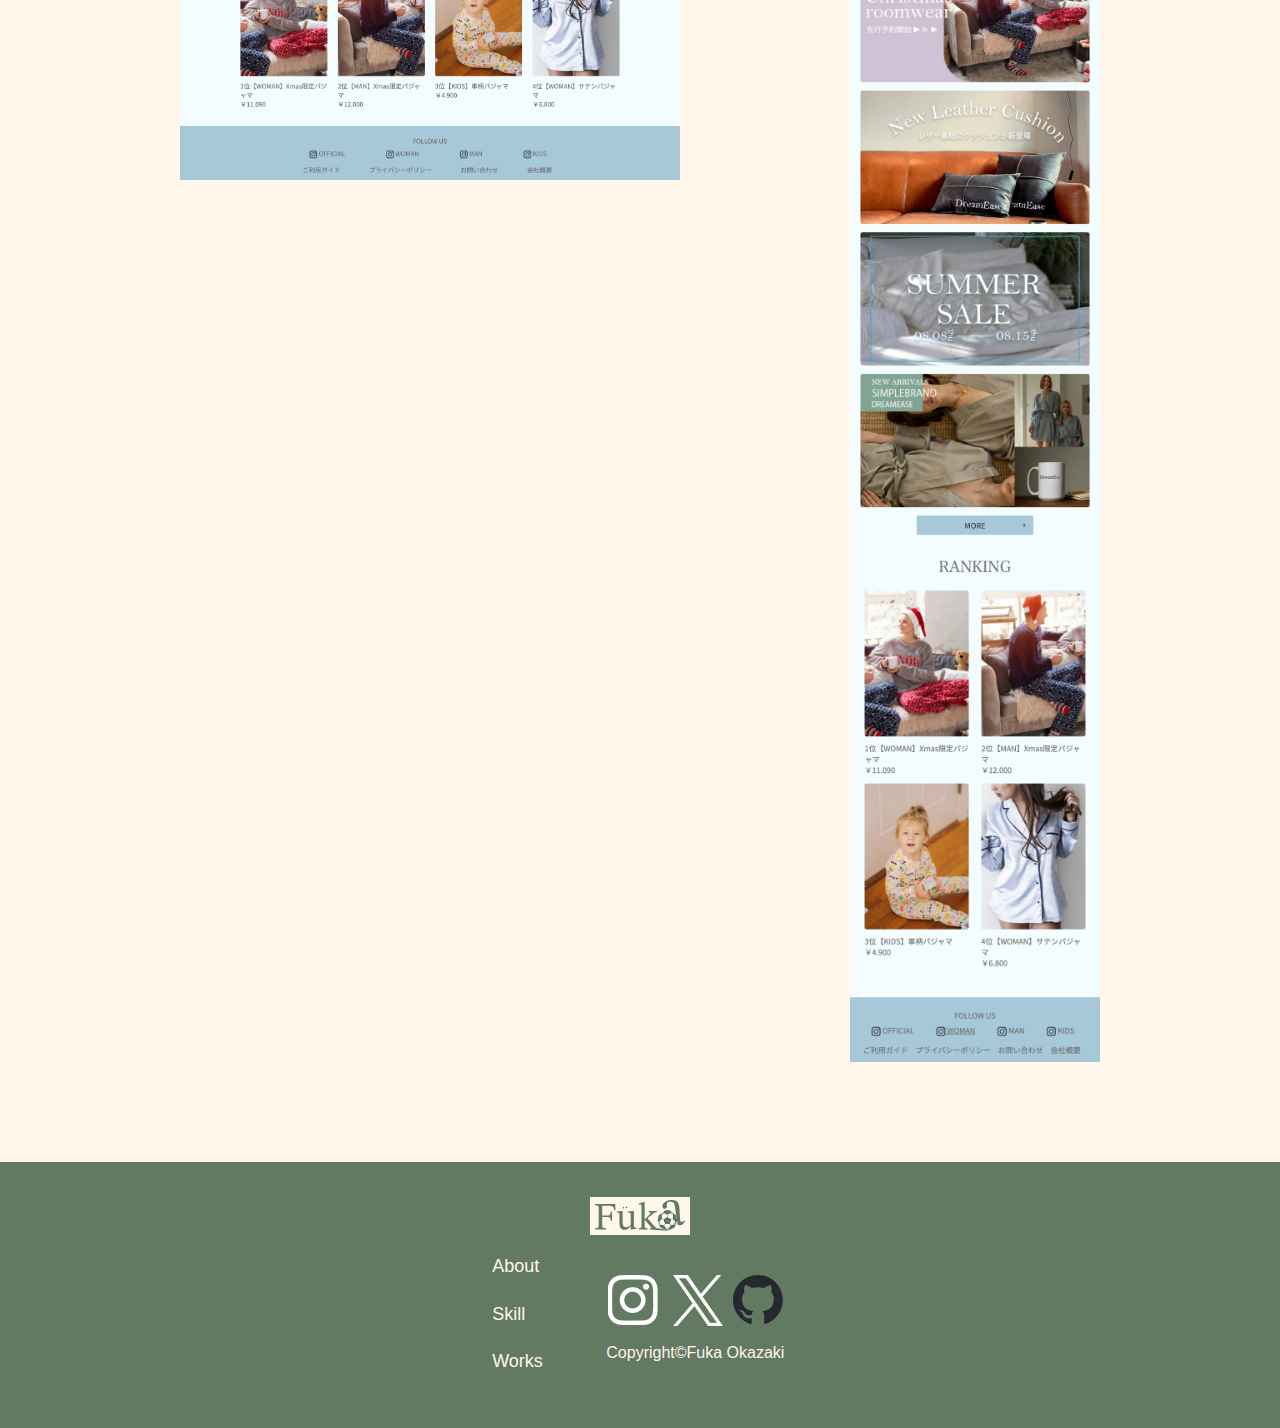
<file: html/works2.html>
<!doctype html>
<html>
<head>
<meta charset="UTF-8">
<meta name="viewport" content="width=device-width, initial-scale=1">
<meta name="description" content="個人制作。パジャマ専門店DreamEaseの概要説明ページです。">

<title>ポートフォリオ</title>
<link href="../css/style.css" rel="stylesheet" type="text/css">
<link href="../css/works.css" rel="stylesheet" type="text/css">
</head>
<body>
<header>
  <a href="index.html"><img src="../img/logo.svg" alt=""/></a>
    <div class="nav-button">
    <span></span>
        <span></span>
<span></span>
  </div>
  <nav>
        <ul>
            <li><a href="index.html">Home</a></li>
            <li><a href="index.html#sec1">About</a></li>
            <li><a href="index.html#sec2">Skill</a></li>
            <li><a href="index.html#sec3">Works</a></li>
        </ul>
    </nav>
     </header>
    
    <main>
      <section class="works">
        <h2>Overview<span class="text-small">概要</span></h2>
        <div class="box">
        <p class="independent">個人制作</p>
      <h3>パジャマ専門店"DreamEase"</h3>
    </div>
      <div class="box-area">
        <img src="../img/works-pajyama.png" width="600" height="450" alt=""/>
        <div class="text">
        <dl>
          <dt>Type</dt>
          <dd>Website<br></dd>
          <dt>URL</dt>
          <dd><a href="https://fukaokazaki0416.github.io/dreamease" target="_blank" rel=”noopener noreferrer”>https://fukaokazaki0416.github.io/dreamease/</a></dd>
          <dt>About</dt>
          <dd>パジャマ専門店"DreamEase"サイト制作（仮想）</dd>
          <dt>Schedule</dt>
          <dd>企画・ワイヤーフレーム：1日<br>
              デザイン：3日<br>
              コーディング：5日</dd>
          <dt>Tools</dt>
          <dd>XD/Photoshop/Dreamweaver</dd>
        </dl>
      </div>
    </div>
      </section>
      <section class="process">
        <h2>Process<span class="text-small">プロセス</span></h2>
        <p class="googleslide"><iframe src="https://docs.google.com/presentation/d/1_DwKfxL7DV7uRz98sMicLpVbrWL536JfQLCLy4lRFgs/embed?start=false&loop=false&delayms=5000" frameborder="0" width="960" height="569" allowfullscreen="true" mozallowfullscreen="true" webkitallowfullscreen="true"></iframe></p>
       <p class="text-small">全9ページ</p>
      </section>
      <section class="design">
        <h2>Design<span class="text-small">完成図</span></h2>
        <div class="box-area">
          <div class="box">
          <p><img src="../img/pajyama-furu.jpg" width="500px" height="auto"/></p>
          </div>
          <div class="box">
          <p><img src="../img/pajyama-responsive.jpg" width="250px" height="auto"/></p>
          </div>
        </div>
      </section>
        </main>
    
        <footer>
          <div class="logo"> <a href="index.html"><img src="../img/logo.svg" width="152" height="48" alt=""/></a> 
          </div>
          <div class="box-area">
        <ul>
            <li><a href="index.html#sec1">About</a></li>
            <li><a href="index.html#sec2">Skill</a></li>
            <li><a href="index.html#sec3">Works</a></li>
        </ul>
          <div class="box">
             <p><a href="https://www.instagram.com/fu40_design" target="_blank"><img src="../img/Instagram_logo.png" width="50" height="50" alt=""/></a> <a href="https://twitter.com/fu40_design" target="_blank"><img src="../img/x_logo.png" width="50" height="51" alt=""/></a><a href="https://github.com/fukaokazaki0416" target="_blank"><img src="../img/github-mark.svg" width="50" height="auto"></a></p>
            <p class="copyright">Copyright&copy;Fuka Okazaki</p>
            </div>
          </div>
</footer>
    <script type="text/javascript" src="../js/jquery-3.7.1.min.js"></script>

        <script>

          $(function(){

            //.nav-buttonをクッリクしたときの設定

            $(".nav-button").on("click",function(){

              $("body").toggleClass("menu-open");

            });



            $(document).on("click",".menu-open nav a",function(){

              $(".nav-button").trigger("click");

            });

          });

        </script>
</body>
</html>
</file>
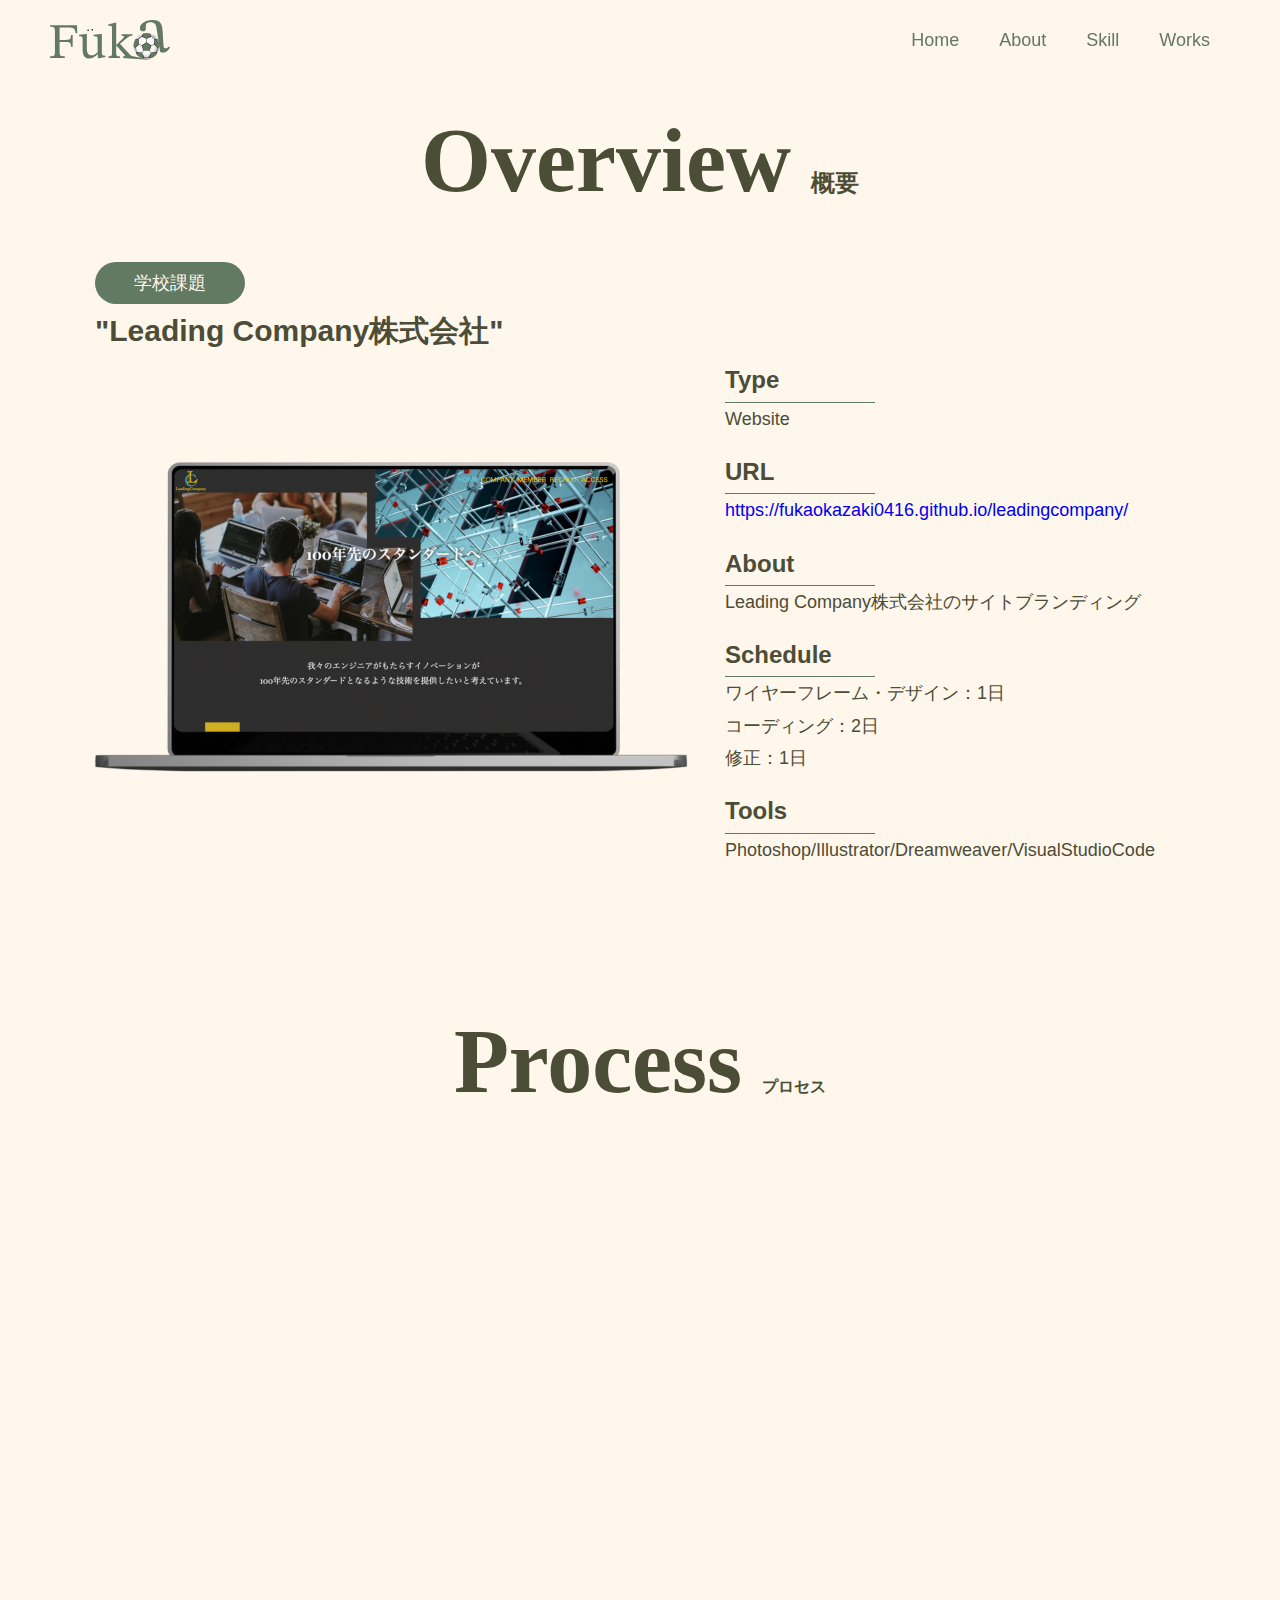
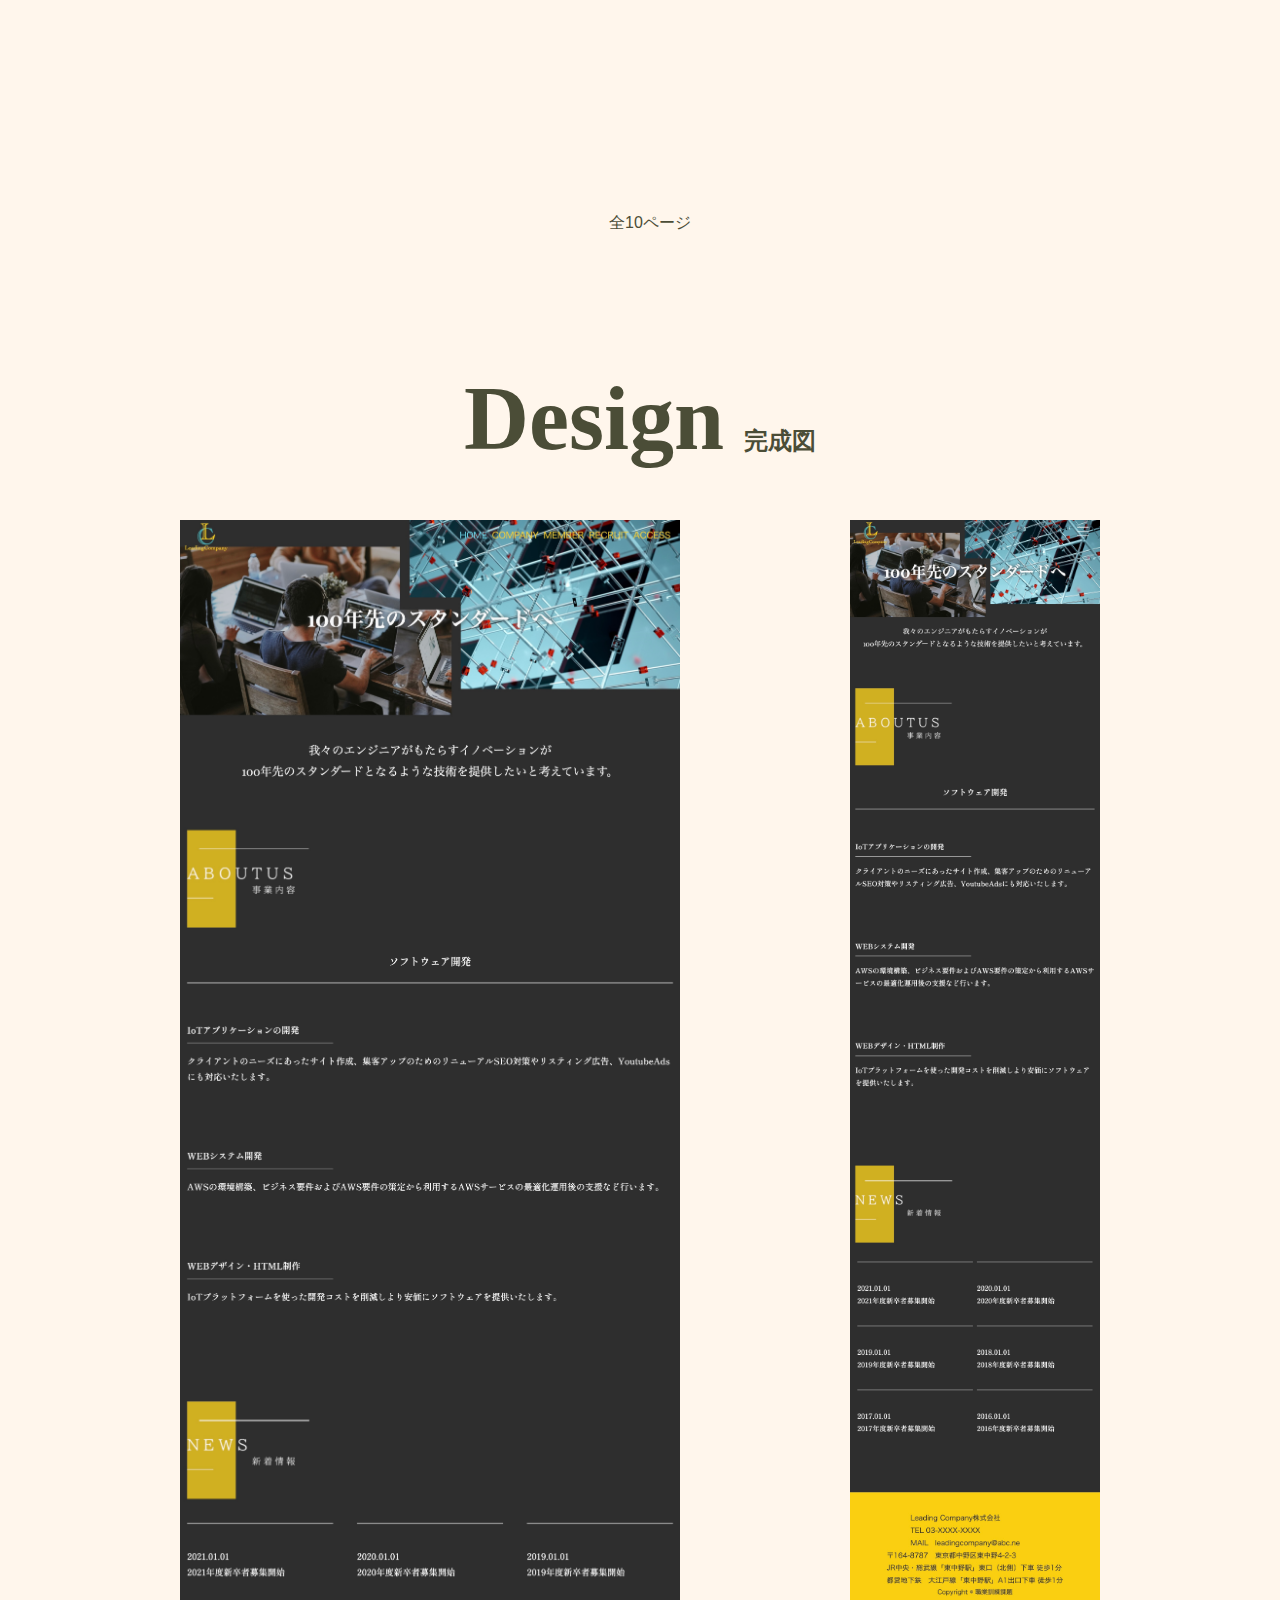
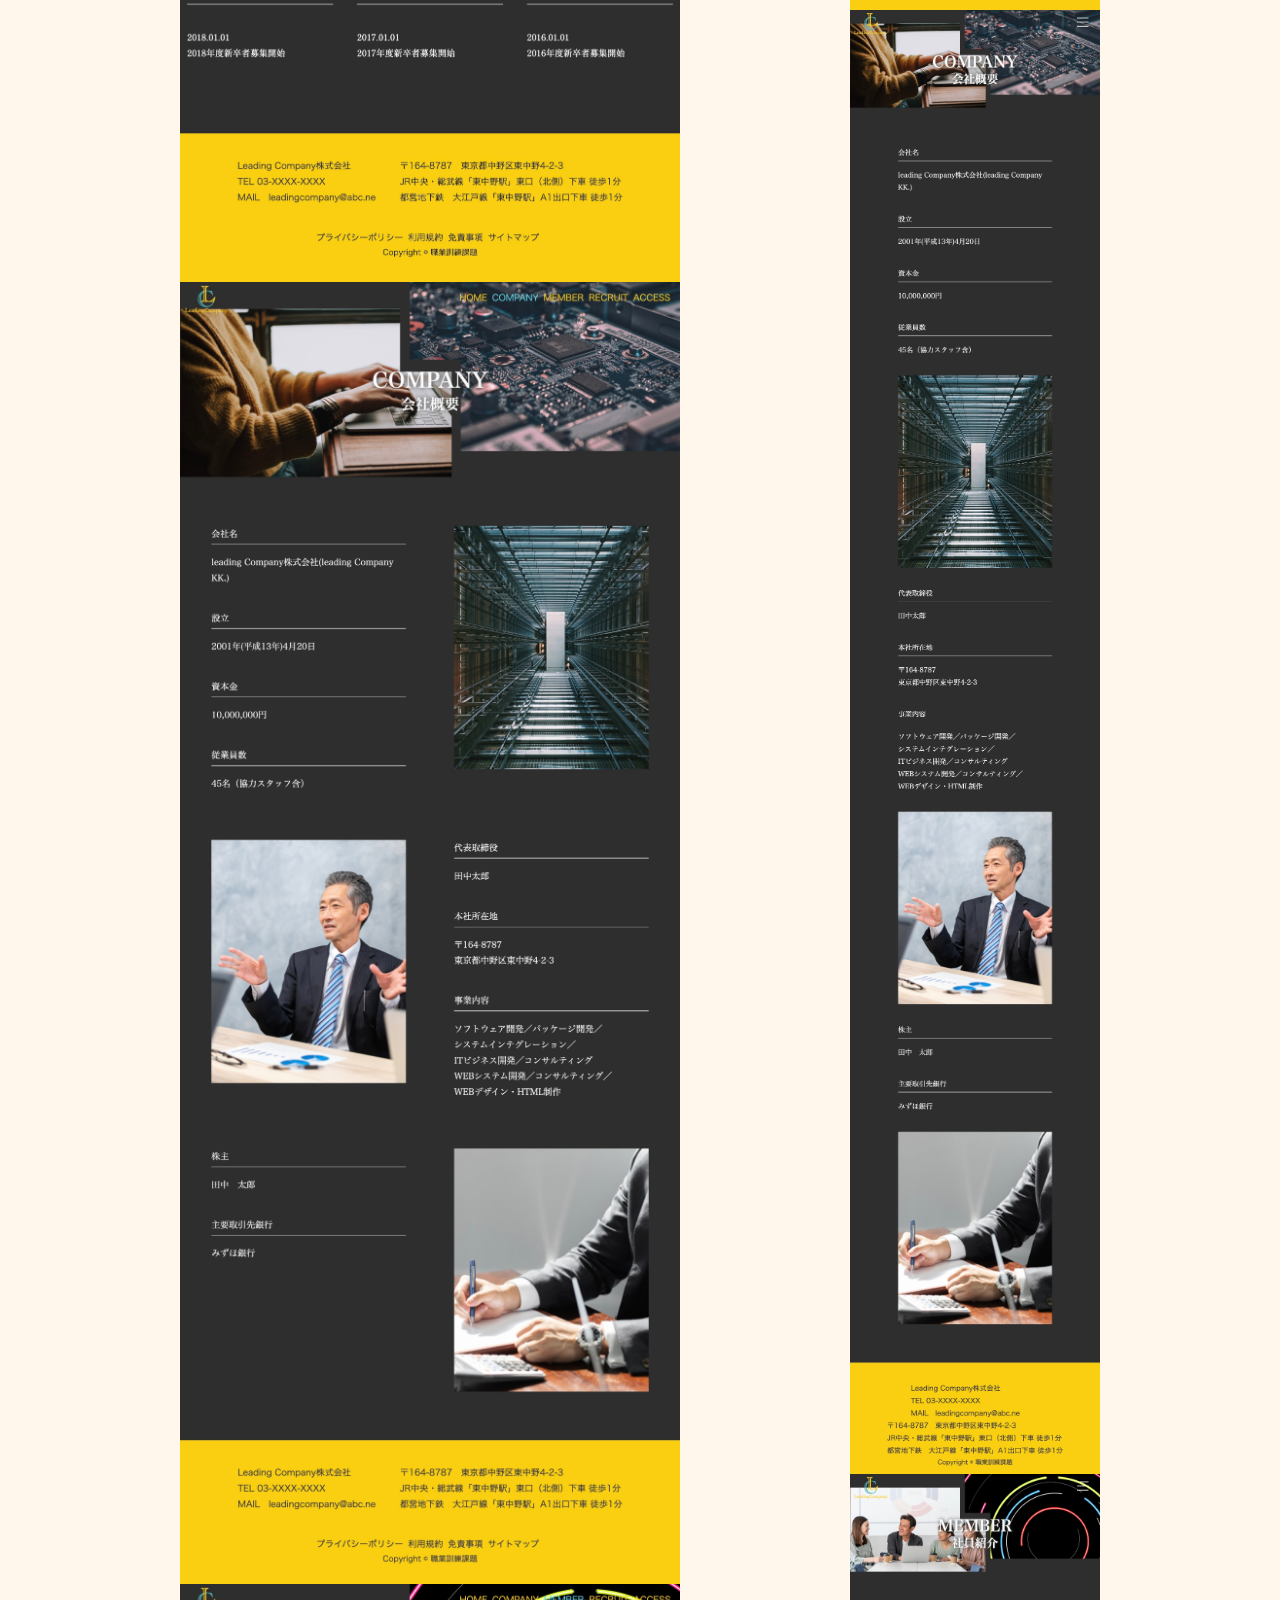
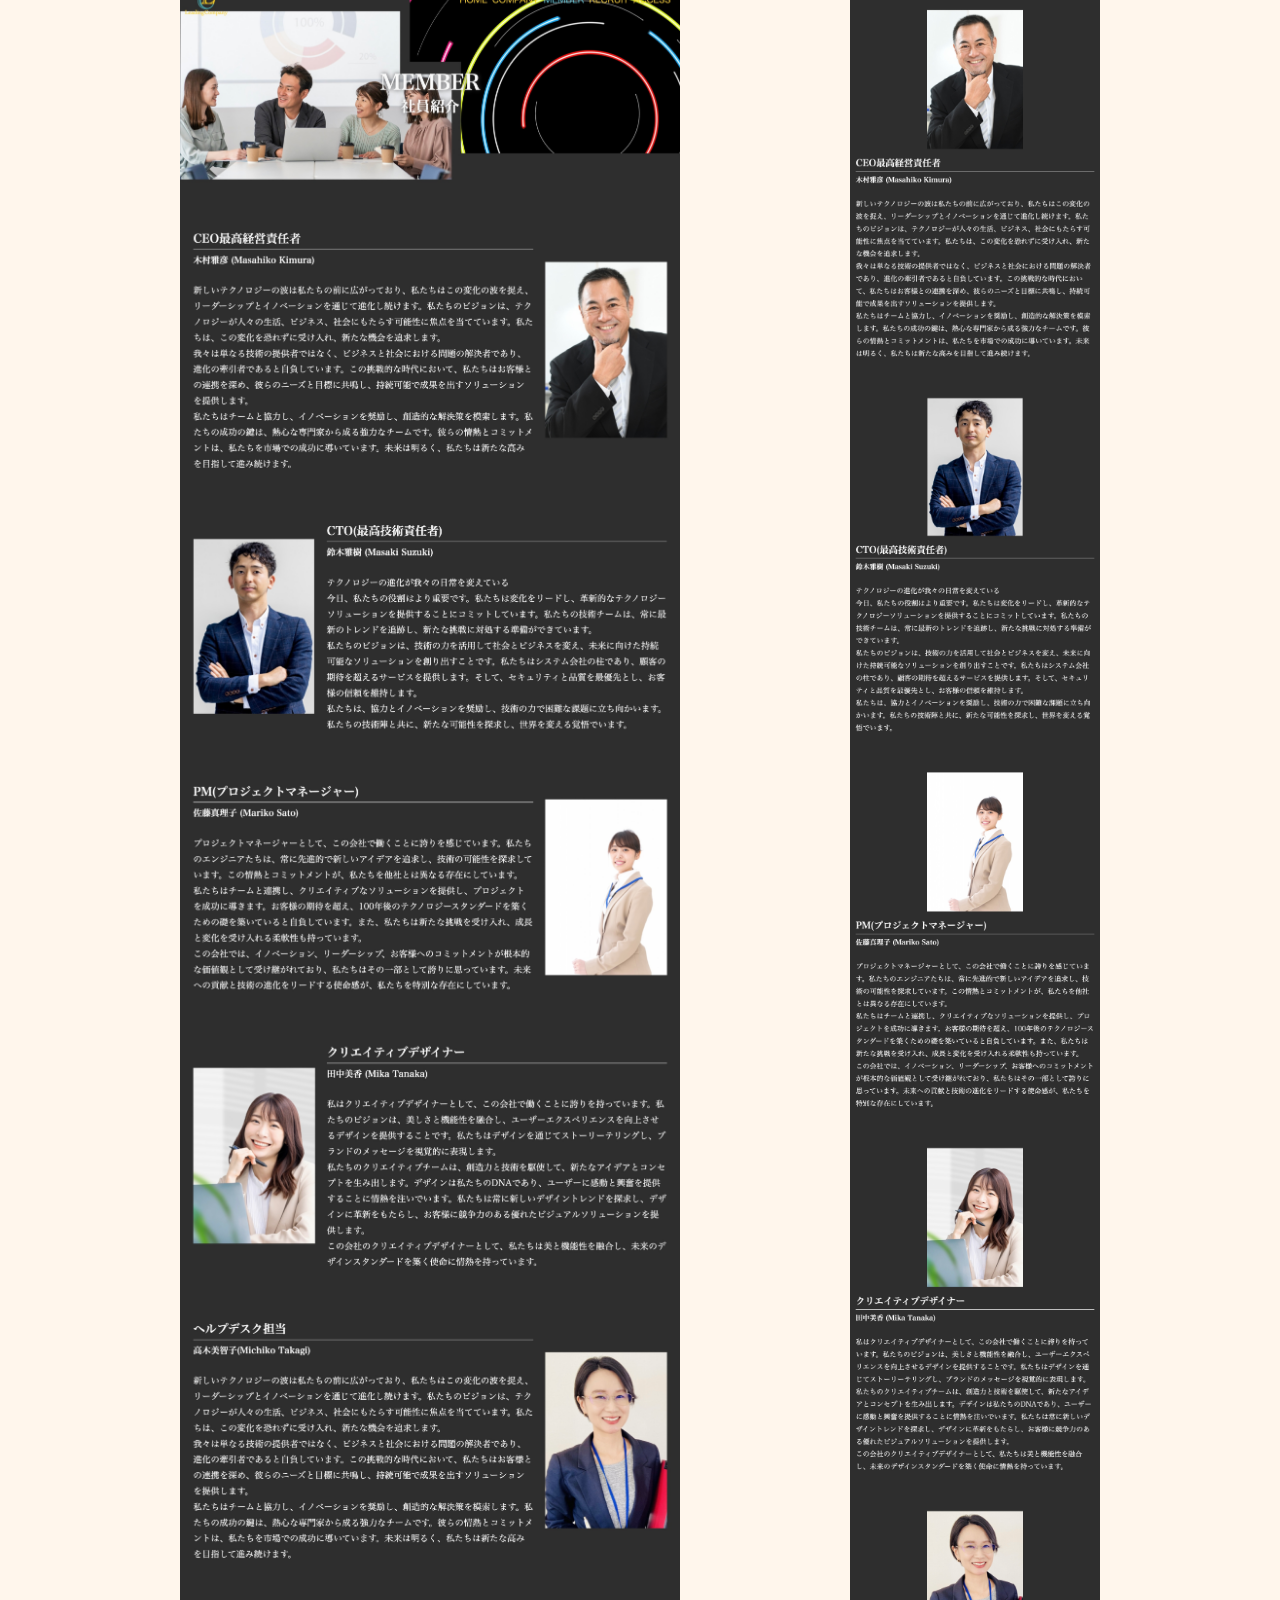
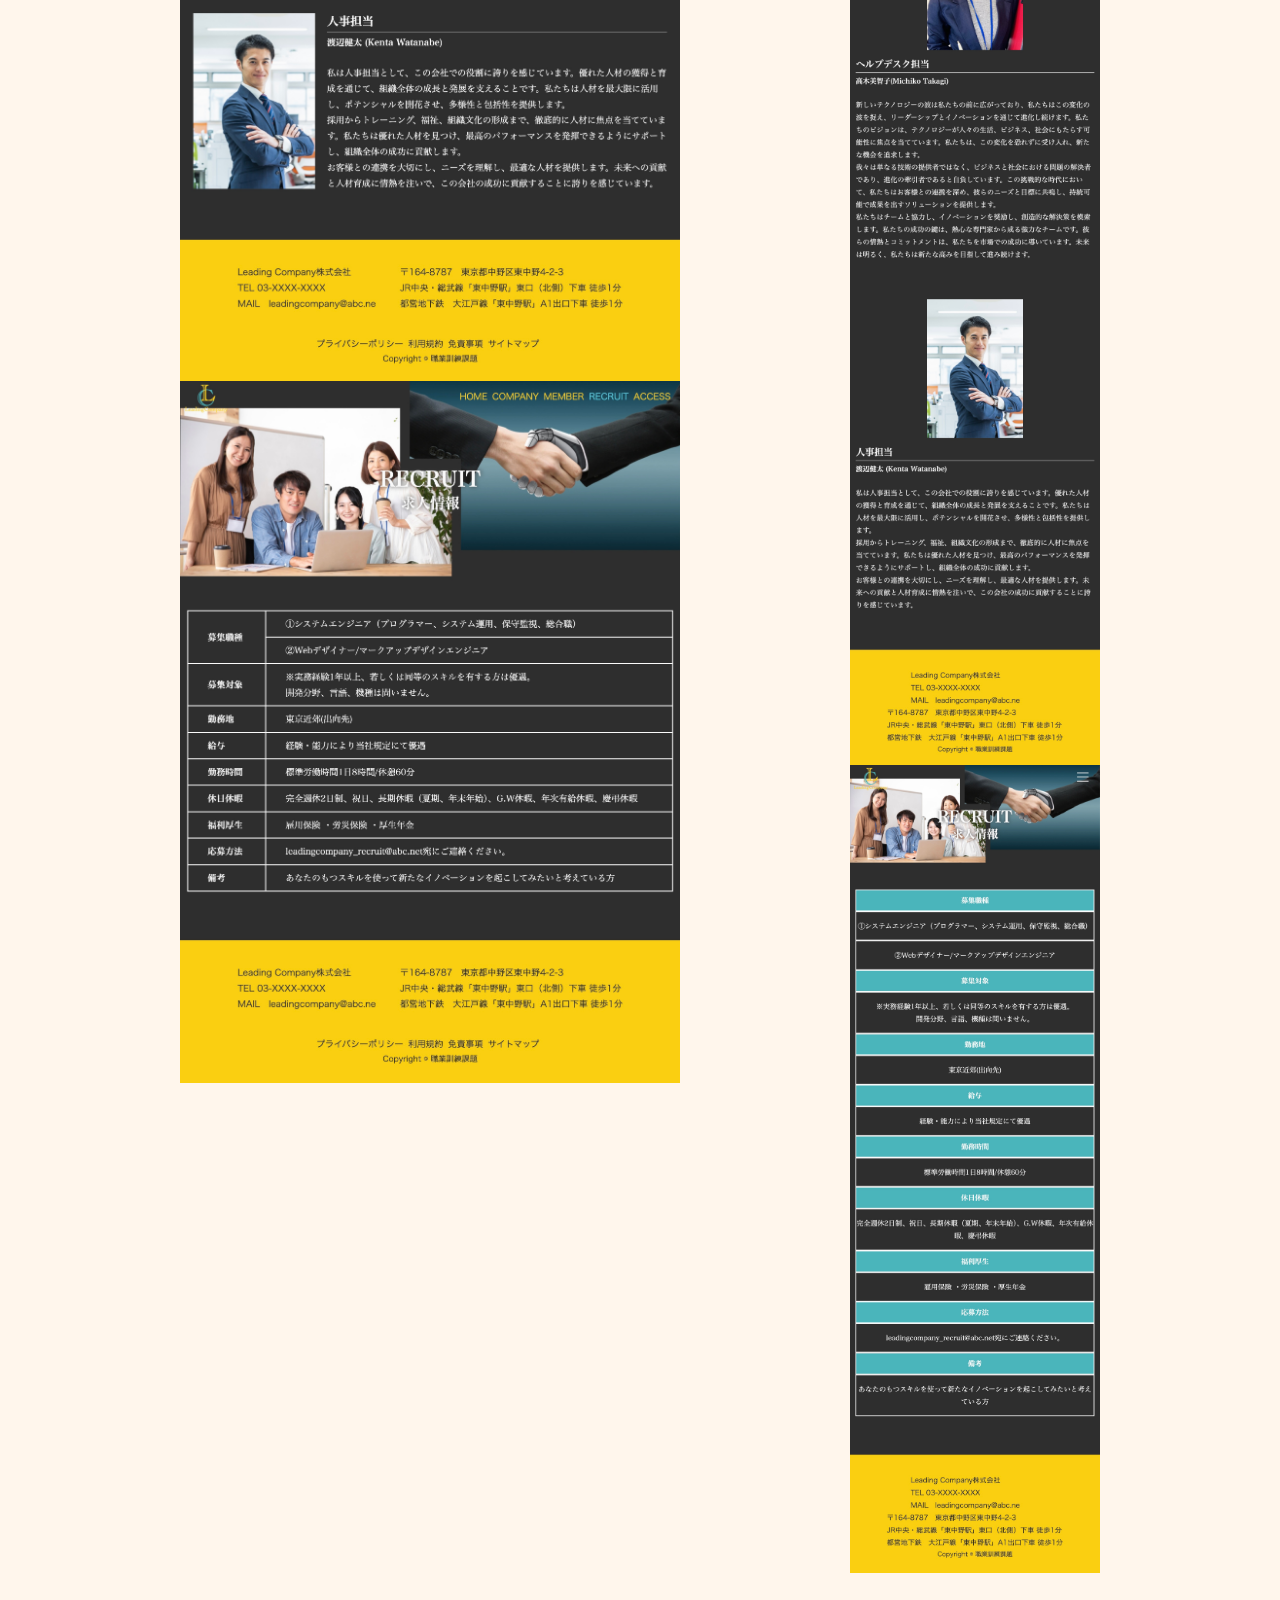
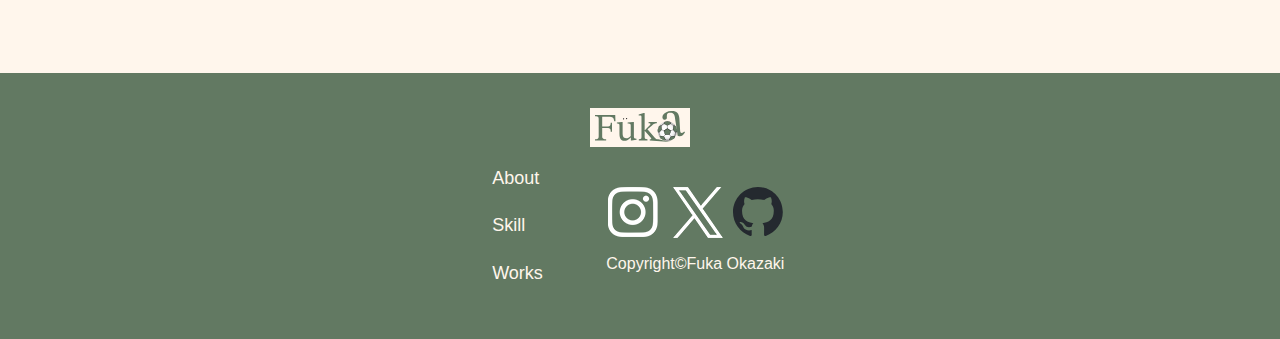
<file: html/works3.html>
<!doctype html>
<html>
<head>
<meta charset="UTF-8">
<meta name="viewport" content="width=device-width, initial-scale=1">
<meta name="description" content="個人制作。Leading Company株式会社のサイト概要説明ページです。">

<title>ポートフォリオ</title>
<link href="../css/style.css" rel="stylesheet" type="text/css">
<link href="../css/works.css" rel="stylesheet" type="text/css">
</head>
<body>
<header>
  <a href="index.html"><img src="../img/logo.svg" alt=""/></a>
    <div class="nav-button">
    <span></span>
        <span></span>
<span></span>
  </div>
  <nav>
        <ul>
            <li><a href="index.html">Home</a></li>
            <li><a href="index.html#sec1">About</a></li>
            <li><a href="index.html#sec2">Skill</a></li>
            <li><a href="index.html#sec3">Works</a></li>
        </ul>
    </nav>
     </header>
    
    <main>
      <section class="works">
        <h2>Overview<span class="text-small">概要</span></h2>
        <div class="box">
        <p class="independent">学校課題</p>
      <h3>"Leading Company株式会社"</h3>
    </div>
      <div class="box-area">
        <img src="../img/works-company.png" width="600" height="450" alt=""/>
        <div class="text">
        <dl>
          <dt>Type</dt>
          <dd>Website</dd>
          <dt>URL</dt>
          <dd><a href="https://fukaokazaki0416.github.io/leadingcompany" target="_blank" rel=”noopener noreferrer”>https://fukaokazaki0416.github.io/leadingcompany/</a></dd>
          <dt>About</dt>
          <dd>Leading Company株式会社のサイトブランディング</dd>
          <dt>Schedule</dt>
          <dd>ワイヤーフレーム・デザイン：1日<br>
              コーディング：2日<br>
              修正：1日</dd>
          <dt>Tools</dt>
          <dd>Photoshop/Illustrator/Dreamweaver/VisualStudioCode</dd>
        </dl>
      </div>
    </div>
      </section>
      <section class="process">
        <h2>Process<span class="text-small">プロセス</span></h2>
        <p class="googleslide"><iframe src="https://docs.google.com/presentation/d/1WwjE0pNPh4CP8x7Hc2EMoWCVLdnX1jqIqYIey_aSAz8/embed?start=false&loop=false&delayms=5000" frameborder="0" width="960" height="569" allowfullscreen="true" mozallowfullscreen="true" webkitallowfullscreen="true"></iframe></p>
       <p class="text-small">全10ページ</p>
      </section>
      <section class="design">
        <h2>Design<span class="text-small">完成図</span></h2>
        <div class="box-area">
          <div class="box">
            <p><img src="../img/leading_top-furu.jpg" width="500px" height="auto"/></p>
            <p><img src="../img/leading_company-furu.jpg" width="500px" height="auto"/></p>
            <p><img src="../img/leading_member-furu.jpg" width="500px" height="auto"/></p>
            <p><img src="../img/leading_recruit-furu.html.jpg" width="500px" height="auto"/></p>
          </div>
          <div class="box">
            <p><img src="../img/leading_top-responsive.jpg" width="250px" height="auto"/></p>
            <p><img src="../img/leading_company-responsive.jpg" width="250px" height="auto"/></p>
            <p><img src="../img/leading_member-responsive.jpg" width="250px" height="auto"/></p>
            <p><img src="../img/leading_recruit-responsive.jpg" width="250px" height="auto"/></p>
          </div>
          </div>
      </section>
        </main>
    
        <footer>
          <div class="logo"> <a href="index.html"><img src="../img/logo.svg" width="152" height="48" alt=""/></a> 
          </div>
          <div class="box-area">
        <ul>
            <li><a href="index.html#sec1">About</a></li>
            <li><a href="index.html#sec2">Skill</a></li>
            <li><a href="index.html#sec3">Works</a></li>
        </ul>
          <div class="box">
             <p><a href="https://www.instagram.com/fu40_design" target="_blank"><img src="../img/Instagram_logo.png" width="50" height="50" alt=""/></a> <a href="https://twitter.com/fu40_design" target="_blank"><img src="../img/x_logo.png" width="50" height="51" alt=""/></a><a href="https://github.com/fukaokazaki0416" target="_blank"><img src="../img/github-mark.svg" width="50" height="auto"></a></p>
            <p class="copyright">Copyright&copy;Fuka Okazaki</p>
            </div>
          </div>
</footer>
    <script type="text/javascript" src="../js/jquery-3.7.1.min.js"></script>

        <script>

          $(function(){

            //.nav-buttonをクッリクしたときの設定

            $(".nav-button").on("click",function(){

              $("body").toggleClass("menu-open");

            });



            $(document).on("click",".menu-open nav a",function(){

              $(".nav-button").trigger("click");

            });

          });

        </script>
</body>
</html>
</file>
<file: css/style.css>
@charset "UTF-8";
@import url("about.css");
*, ::before, ::after{
    margin: 0;
    padding: 0;
    box-sizing: border-box;
    /* outline: 1px solid red; */
}
html{
    font-size: 62.5%;
    scroll-behavior: smooth;
}
img{
    vertical-align: top;
    max-width: 100%;
    height: auto;
}
body{
    color: #4b4d37;
    line-height: 1.8;
    background-color: #fff6ec;
    font-size: 1.8rem;
    font-family: "Noto Sans JP", sans-serif;
  font-optical-sizing: auto;
  font-weight: weight;
  font-style: normal;
}
a{
    text-decoration: none;    
}
a:hover{
  text-decoration: underline;
}
ul{
    list-style-type: none;
}

/* ヘッダー */
header img{
  width: 120px;
  margin-left: 50px;
}

header{
  display: flex;
  justify-content: space-between;
  height: 80px;
  align-items: center;
    position: fixed;
    width: 100%;
    z-index: 1;
    transition: 1s;
    background-color: rgba(255,246,236,0.5);
}
.logo a:hover{
  opacity: 0.7;
}

/* ナビゲーション */
header nav{
  margin-right: 50px;
}
header nav ul{
  display: flex;
}
header nav a{
    display: block;
    color: #627962;
    text-align: center;
}

header nav a{
  position: relative;
  padding: 5px 20px;
}
header nav a:hover::before {
  content: "";
  width: 100%;
  left: 0px;    
}
header nav a::before {
  content: "";
  width: 0;
  height: 2px;
  background-color: #627962;
  position: absolute;
  left: 50%;
  bottom: 0px;
  transition: 0.5s;
}
header nav a:hover{
  text-decoration: none;
}  

/* メインイメージ */
main{
  padding-top: 80px;
}
.mv-image {
  position: relative;
}

.mv-image .mv{
    width: 100%;
    height: auto;
  
}
.mv-catch{
  position: absolute;
    top: 20%;
    left: 40%;
   padding-right: 30px;
}

/* section */
section{
  padding: 0 15px;
}
h2{
  text-align: center;
  font-size: 9rem;
  margin-bottom: 2rem;
  font-family: "Nanum Myeongjo", serif;
  font-weight: 800;
  font-style: normal;
}
.text-small{
  font-size: 2.4rem;
margin-left: 2rem;
}

/* sectionアバウト */
.sec1{
   max-width: 1120px;
  margin: 0 auto;
  padding-top: 80px;
}
.sec1 .inner{
  display: flex;
}
.sec1 strong{
  font-size: 3rem;
}
.sec1 .text{
  margin-left: 6rem;
  width: 65%;
}
.sec1 .aboutimage{
  object-fit: cover;
  max-width: 350px;
  max-height: 350px;
}
a.btn_27 {
	display: block;
	text-align: center;
	text-decoration: none;
	width: 200px;
    margin-left: auto;
	padding: 1rem 4rem;
	color: #fff6ec;
	font-weight: bold;
	background: #627962;
	position: relative;
	transition: 0.3s ease-in-out;
}
a.btn_27:hover {
    background: #fff6ec;
    color: #627962;
}
a.btn_27:before, a.btn_27:after {
  box-sizing: inherit;
  content: "";
  position: absolute;
  border: 2px solid transparent;
  width: 0;
  height: 0;
}
a.btn_27:before {
  top: 0;
  left: 0;
}
a.btn_27:after {
  bottom: 0;
  right: 0;
}
a.btn_27:hover:before, a.btn_27:hover:after {
  width: 100%;
  height: 100%;
}
a.btn_27:hover:before {
  border-top-color: #627962;
  border-right-color: #627962;
  transition: width 0.15s ease-out, height 0.15s ease-out 0.15s;
}
a.btn_27:hover:after {
  border-bottom-color: #627962;
  border-left-color: #627962;
  transition: border-color 0s ease-out 0.2s, width 0.15s ease-out 0.2s, height 0.15s ease-out 0.3s;
}

/* sectionスキル */
.sec2{
  padding-top: 20px;
  padding-bottom: 50px;
  margin-top: 60px;
  background-color: #627962;
  color: #fff6ec;
}
.textbefore{
  display: none;
}
.sec2 .box{
  display: flex;
  max-width: 1120px;
  margin: 0 auto;
}
.sec2 .box:nth-child(3){
  flex-direction: row-reverse;
  margin-top: 50px;
}
.sec2 .text:nth-child(1){
  margin-left: 20px;
}
.tools{
  margin-top: 5rem;
}

/* sectionワークス */
.sec3{
  max-width: 1120px;
  margin: 0 auto;
  padding-top: 30px;
}
.sec3 .box-area{
  display: flex;
  flex-wrap: wrap;
    justify-content: space-around;
}
.sec3 img{
  height: 200px;
  margin-top: 30px;
}
.sec3 .works-list{
  font-size: 1.4rem;
  opacity: 0.5;
}
.sec3 a{
  color: #627962;
}
.sec3 .url{
  text-decoration: underline;
}
.sec3 a:hover{
  text-decoration: none;
  opacity: 0.7;
}

/* --footer-- */
footer{
  background-color: #627962;
  color: #fff6ec;
  padding-top: 3.5rem;
  padding-bottom: 3.5rem;
  margin-top: 100px;
}
footer .box-area{
  display: flex;
  justify-content: center;
}
footer li{
  padding: 0 3rem;
  margin-bottom: 1.5rem;
}
footer .box{
  padding: 0 3rem;
  text-align: center;
  align-content: center;
}
footer .box img{
  margin-bottom: 0.7em;
  margin-left: 0.5rem;
  margin-right: 0.5rem;
}
footer .box a:hover{
  opacity: 0.7;
}
footer .logo{
    max-width: 100px;
  margin: 0 auto 1.5rem auto;
  padding: 3px 5px;
  background-color: #fff6ec;
}
footer a{
   color: #fff6ec;
}
.copyright{
    font-size: 1.6rem;
}

/* インビュー */
.inview{
opacity: 0;
transform: translateY(100px);
transition: 1s;
}
.inview.fade-in{
  opacity: 1;
  transform: translateY(0);
}

.mv-image .inview{
  transition: 3s;
  transform: translateY(0);
}
.in1{
  transition: 1s;
}
.in2{
  transition: 1.5s;
}
.in3{
  transition: 2s;
}

@media (max-width:900px){
  html{
    scroll-padding-top: 60px;
  }

  /* メインイメージ */
     .mv-catch{
        margin: auto;
        max-width: 80%;
    }

  h2{
     margin-bottom: 0.5rem;
  }

    /* sectionアバウト */
   .sec1{
     margin-top: 30px;
     padding-top: 0;
}
  .sec1 p:nth-child(1){
    text-align: center;
  }
    .sec1 .inner{ 
      flex-wrap: wrap;
      justify-content: center;
}
  .sec1 .aboutimage{
   text-align: center;
    margin-bottom: 1rem;
  }
 .sec1 .text{
  margin:0 auto;
   width: 750px;
}
  a.btn_27{
    margin-top: 20px;
    margin-right: auto;
    margin-left: auto;
  }

  /* sectionスキル */
  .sec2 img{
    display: none;
  }
  .tools{
    margin-top: 2rem;
  }
  .sec2 .textbefore{
  display: block;
  margin-bottom: 1rem;
  border-bottom: 1px solid #fff6ec;
  }
  .sec2 .box{
    max-width: 750px;
    margin: 0 auto;
  }
  .sec2{
    padding-top: 0;
    padding-bottom: 30px;
  }

  /* sectionワークス */
.sec3{
  padding-top: 0;
}
}

@media (max-width:600px){
  header img{
    margin-left: 10px;
    width: 100px;
  }

  /* ハンバーガーメニュー */
    nav{
        position: fixed;
        top: 0;
        left: 100%;
        width: 100%;
        height: 100%;
        background: #fff6ec;
        padding-top: 100px;
        transition: 0.5s;
    }
    .menu-open nav{
      left: 0;
    }
    header nav ul{
      display: block;
    }
    nav ul{
      height: 100%;
      padding-bottom: 50px;
      overflow: auto;
    }
    header nav a{
      font-size: 30px;
      margin: 30px 0;
     color: #627962;
    }
    header img{
      z-index: 100;
      line-height: 1;
    }
    .nav-button{
      width: 70px;
      height: 50px;
    margin-left: auto;
    position: relative;
    }
    .nav-button span{
     width: 30px;
     height: 2px;
     background: #627962;;
     position: absolute;
     left: 20px;
     transition: 0.5s;
    }
    .nav-button span:nth-child(1){
      top: 12px;
    }
    .nav-button span:nth-child(2){
      top: 23px;
    }
    .nav-button span:nth-child(3){
      top: 34px;
    }
header{
  padding: 0 3rem;
}
.menu-open .nav-button span:nth-child(1){
  top: 23px;
  transform: rotate(315deg);
}
.menu-open .nav-button span:nth-child(2){
  width: 0;
  left: 50%;
}
.menu-open .nav-button span:nth-child(3){
  top:23px;
  transform: rotate(-315deg);
}
span{
  z-index: 1;
}

h2{
  font-size: 5rem;
}
.text-small{
  margin-left: 1rem;
  font-size: 2rem;
}

/* sectionアバウト */
.sec1 img{
  width: 250px;
}

/* sectionワークス */
.sec3 .box-area{
  display: block;
  text-align: center;
}

/* フッター */
footer{
  margin-top: 15px;
  padding-top: 15px;
  padding-bottom: 0;
}
footer .box img{
  width: 35px;
  height: auto;
}
}
</file>
<file: css/works.css>
@charset "UTF-8";
.works,.process,.design{
    max-width: 1120px;
    margin: 0 auto;    
}
/* sectionワークス */
.works img{
    object-fit: contain;
    aspect-ratio: 600/315;
}

.works .box-area{
    display: flex;
    flex-wrap: nowrap;
}
.works .independent{
    padding: 5px 15px;
    max-width:150px;
    background-color: #627962;
    color: #fff6ec;
    border-radius: 30px;
    text-align: center;
}

.works h3{
    font-size: 3rem;
}
.works .text{
    margin-left: 30px;
   
}
.works dt{
    max-width: 150px;
    font-size: 2.4rem;
    font-weight: bold;
    border-bottom: 1px solid#627962;
}
.works dd{
    margin-bottom: 15px;
    word-break: break-all;
}

/* sectionプロセス */
.process h2,.design h2{
    margin-top: 100px;
}

/* googleスライド */
.googleslide{
    text-align: center;
}
.googleslide iframe{
    display: block;
    width: 100%;
    height: auto;
    aspect-ratio: 960/569;
}

.process .text-small{
    font-size: 1.6rem;
    text-align: center;
}

/* sectionデザイン */
.design .box-area{
    display: flex;
    flex-wrap: wrap;
    justify-content: space-around;
    align-items: flex-start;
}
.design img{
    object-fit: contain;
}
.googlebannerimg{
    margin-top: 30px;
}

@media (max-width:900px){
    .works .box-area{
        flex-wrap: wrap;
        justify-content: center;
    }
    .works .text{
        margin-top: 30px;
        margin-left: 0;
    }
    .design img{
        margin-top: 30px;
    }
    .design img:nth-child(1){
        margin-top: 0px;
    }
    .design .onlyone{
        margin-top: 0;
    }
}

@media (max-width:900px){
.process h2,.design h2{
    margin-top: 50px;
}
}
</file>
